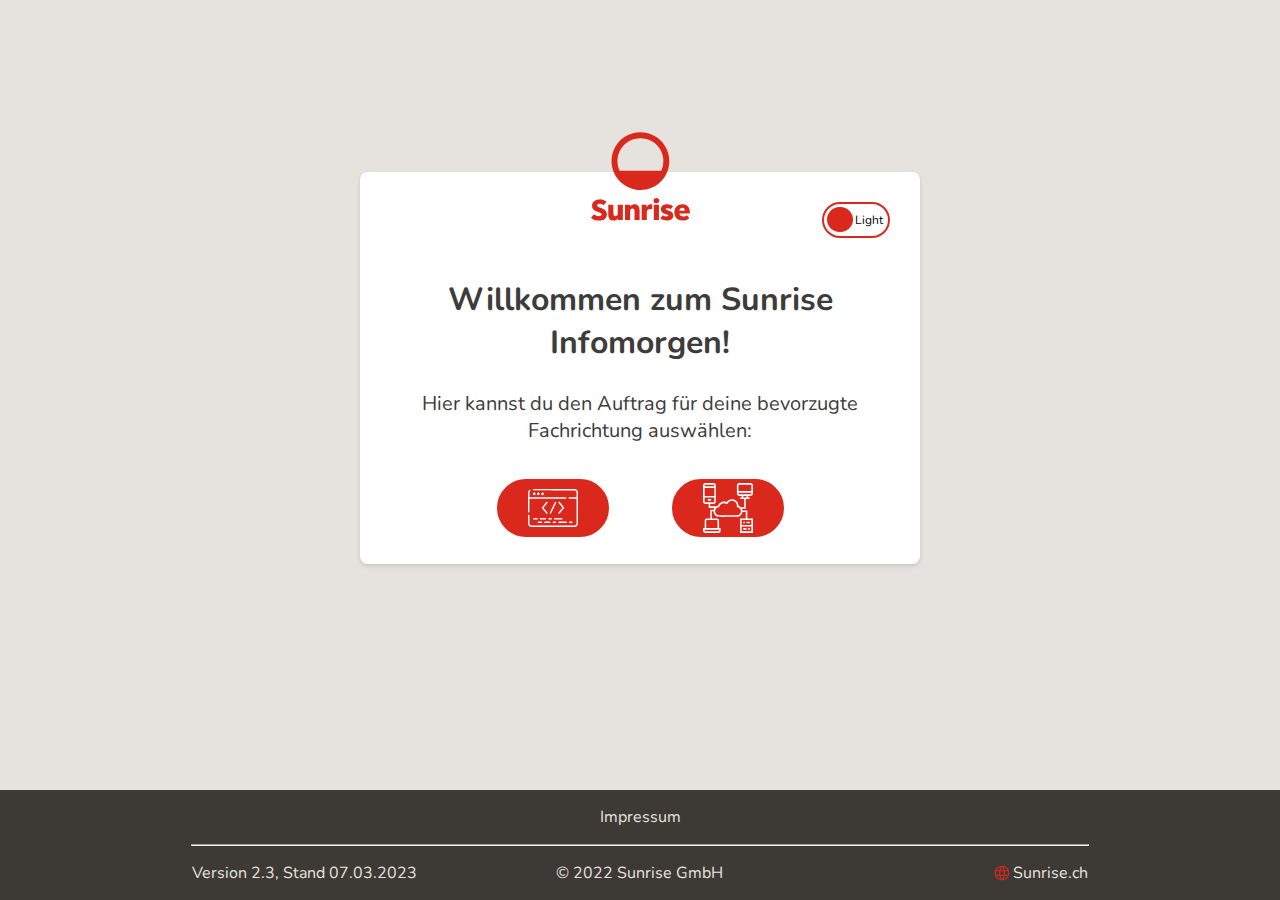
<file: index.html>
<!DOCTYPE html>
<html lang="en">
	<head>
		<meta charset="utf-8">
		<title>Sunrise Infomorgen</title>
		<link href="css/01-index.css" rel="stylesheet"/>
		<link href="css/02-footer.css" rel="stylesheet"/>
		<link href="css/06-dark_mode.css" rel="stylesheet"/>
		<link rel="icon" type="image/x-icon" href="https://www.sunrise.ch/etc.clientlibs/sunrise/clientlibs/react/resources/dist/img/root/favicon.ico">
	</head>
	<body>
		<div id="master_container">
			<a href="https://www.sunrise.ch/de/lernende/young-talents/informatiker.html" target="_blank"><svg class="logo"xmlns="http://www.w3.org/2000/svg" width="99" height="89" viewBox="0 0 99 89" fill="none"><g clip-path="url(#clip0_915_12851)"> <path class="logo_inner" d="M49.4149 0.247231C43.6992 0.246742 38.1118 1.94122 33.3592 5.11636C28.6066 8.2915 24.9023 12.8047 22.7148 18.0852C20.5273 23.3657 19.9548 29.1763 21.0697 34.7821C22.1847 40.388 24.937 45.5373 28.9786 49.5789C33.0201 53.6204 38.1695 56.3727 43.7753 57.4877C49.3812 58.6026 55.1918 58.0302 60.4722 55.8426C65.7527 53.6551 70.2659 49.9508 73.4411 45.1982C76.6162 40.4456 78.3107 34.8582 78.3102 29.1426C78.3023 21.4814 75.2555 14.1364 69.8383 8.71915C64.4211 3.30193 57.076 0.255084 49.4149 0.247231ZM49.4149 6.18056C53.2703 6.17855 57.0641 7.14788 60.446 8.99905C63.828 10.8502 66.689 13.5236 68.7651 16.7723C70.8411 20.021 72.0653 23.7404 72.3245 27.5871C72.5838 31.4338 71.8697 35.2839 70.2483 38.7818H28.579C26.9575 35.2837 26.2434 31.4334 26.5028 27.5865C26.7621 23.7396 27.9865 20.0201 30.0628 16.7713C32.1392 13.5225 35.0006 10.8492 38.3829 8.99816C41.7651 7.14716 45.5592 6.17814 49.4149 6.18056Z" fill="#DA291C"/> <path class="logo_inner" d="M7.78997 88.5773C4.79117 88.5773 1.77258 87.4994 0 85.6403L3.026 82.1965C4.32876 83.4337 6.05274 84.13 7.8493 84.1446C9.55513 84.1446 10.6058 83.5018 10.6058 82.414C10.6058 81.3633 9.93833 80.9307 7.70097 80.152C4.17311 78.9307 1.02597 77.8503 1.02597 73.7563C1.02597 69.8923 4.0223 67.3755 8.84561 67.3755C11.2948 67.3473 13.6663 68.2342 15.4959 69.8626L12.5292 73.3064C11.5049 72.3486 10.1564 71.8134 8.75414 71.8082C7.15708 71.8082 6.21022 72.4362 6.21022 73.4572C6.21022 74.9999 8.78133 75.3212 11.3203 76.4387C14.1559 77.6748 15.884 79.1112 15.884 82.2336C15.8766 86.1891 12.9001 88.5773 7.78997 88.5773ZM22.3761 88.5773C18.915 88.5773 17.2833 86.2608 17.2833 82.1668V72.6414H22.3983V81.5092C22.3983 83.3057 23.0971 84.2048 24.4948 84.2064C25.805 84.2064 26.742 83.3461 26.742 81.2694V72.6414H31.8645V88.0977H26.8483L26.789 86.2114C26.0745 87.5513 24.6233 88.5773 22.3785 88.5773H22.3761ZM34.0276 72.6414H39.0314L39.0908 74.587C39.8497 73.21 41.3454 72.1617 43.4345 72.1617C46.8461 72.1617 48.6261 74.3867 48.6261 78.6909V88.0853H43.4963V79.2595C43.4963 77.4465 42.8073 76.5401 41.4295 76.5401C39.961 76.5401 39.1526 77.5463 39.1526 79.4746V88.1026H34.0301L34.0276 72.6414ZM50.6855 72.6414H55.6571L55.6868 75.4251C56.2554 73.7267 57.5162 72.3397 59.6102 72.3397C60.1378 72.3304 60.6638 72.4013 61.1702 72.5499V77.2224C60.5432 77.0589 59.8995 76.9685 59.2517 76.9529C56.7399 76.9529 55.8079 78.2929 55.8079 81.0271V88.0977H50.688L50.6855 72.6414ZM65.3952 71.3731C63.7067 71.3731 62.4903 70.137 62.4903 68.6537C62.4903 67.1703 63.6597 65.8971 65.3952 65.8971C67.0812 65.8971 68.2704 67.0838 68.2704 68.6537C68.2611 69.0213 68.1793 69.3835 68.0296 69.7194C67.8799 70.0553 67.6653 70.3583 67.3981 70.6111C67.1309 70.8638 66.8164 71.0612 66.4727 71.192C66.129 71.3227 65.7628 71.3843 65.3952 71.3731ZM62.8191 72.6315H67.9416V88.0878H62.8191V72.6315ZM76.001 88.5674C73.3558 88.5674 71.0739 87.8257 69.326 86.3202L71.8724 83.1755C72.9252 84.0229 74.2295 84.4968 75.5807 84.5229C76.7575 84.5229 77.3484 84.2138 77.3484 83.5933C77.3484 82.9728 76.4707 82.7157 75.0715 82.2756C73.3409 81.7342 72.0084 81.2521 71.0714 80.3151C70.2531 79.4968 69.8897 78.4807 69.8897 77.1235C69.8897 74.0876 72.2828 72.1519 76.2705 72.1519C78.4955 72.1519 80.5672 72.8391 82.0505 74.1568L79.5956 77.1532C78.891 76.5747 77.5635 76.1643 76.5696 76.1643C75.3335 76.1643 74.713 76.456 74.713 77.0345C74.713 77.613 75.4547 77.8998 77.2272 78.3819C80.2953 79.2125 82.2904 80.5797 82.2904 83.5735C82.2904 86.7627 79.7811 88.5773 76.001 88.5773V88.5674ZM91.8232 88.5674C85.7416 88.5674 83.3163 84.5006 83.3163 80.3596C83.3163 75.1976 86.906 72.1519 91.4054 72.1519C95.5242 72.1519 98.8221 74.6241 98.8221 79.88C98.8432 80.4521 98.8026 81.0249 98.701 81.5883H88.3671C88.6464 83.4697 89.979 84.555 92.1422 84.555C93.5387 84.5923 94.8978 84.1005 95.9469 83.178L98.3425 86.2336C96.5477 87.8801 94.5699 88.5773 91.8158 88.5773L91.8232 88.5674ZM93.7714 78.6513C93.7367 77.0963 93.0519 75.8058 91.2546 75.8058C89.6774 75.8058 88.7091 76.7543 88.3498 78.6513H93.7714Z" fill="#DA291C"/> </g> <defs> <clipPath id="clip0_915_12851"> <rect width="98.8888" height="89" fill="white"/> </clipPath></defs></svg></a>
			<div id="container">
				<div class="wrapper-color-switch">
					<div></div>
					<input type="checkbox" id="input-color-switch">
					<label for="input-color-switch" class="color-switch">
						<div class="color-switch-toggle"></div>
					</label>
				</div>
				<h2 id="title">Willkommen zum Sunrise Infomorgen!</h2>
				<p id="text">Hier kannst du den Auftrag für deine bevorzugte Fachrichtung auswählen:</p>
				<div id="master_button_container">
					<div></div>
					<div class="button_container">
							<a class="button" href="pages/application-development/index.html">
								<svg class="button_icon" xmlns="http://www.w3.org/2000/svg" version="1.0" width="512.000000pt" height="512.000000pt" viewBox="0 0 512.000000 512.000000" preserveAspectRatio="xMidYMid meet"> <g transform="translate(0.000000,512.000000) scale(0.100000,-0.100000)" fill="#000000" stroke="none"> <path class="button_icon_inner" d="M511 4484 c-12 -15 -21 -33 -21 -40 0 -26 23 -62 47 -73 17 -8 608 -11 2130 -11 1549 0 2116 -3 2144 -11 55 -17 108 -65 135 -123 23 -49 24 -59 24 -308 l0 -258 -385 0 -386 0 -24 -25 c-30 -30 -32 -64 -4 -99 l20 -26 390 0 389 0 0 -1282 0 -1283 -24 -51 c-27 -58 -80 -106 -135 -123 -55 -16 -4447 -16 -4502 0 -55 17 -108 65 -135 123 l-24 51 0 443 0 443 -25 24 c-31 32 -69 32 -101 0 l-25 -25 3 -462 c3 -458 3 -464 26 -520 33 -81 108 -160 190 -200 l67 -33 2275 0 2275 0 67 33 c82 40 157 119 190 200 l23 57 0 1655 0 1655 -23 57 c-33 81 -108 160 -190 200 l-67 33 -2151 3 -2152 2 -21 -26z"/> <path class="button_icon_inner" d="M104 4387 c-32 -34 -60 -76 -75 -113 l-24 -59 -3 -1031 c-2 -998 -2 -1032 17 -1055 26 -32 86 -32 112 0 18 22 19 54 19 702 l0 679 1875 0 c1862 0 1875 0 1895 20 33 33 30 75 -6 108 l-25 22 -1870 0 -1869 0 0 258 c0 287 4 304 75 384 42 45 45 79 10 113 -39 40 -71 33 -131 -28z"/> <path class="button_icon_inner" d="M573 4134 c-51 -25 -76 -75 -70 -137 4 -42 10 -56 40 -83 48 -44 94 -52 149 -25 53 25 78 65 78 123 0 104 -104 168 -197 122z"/> <path class="button_icon_inner" d="M1000 4132 c-100 -50 -96 -198 7 -244 167 -74 273 164 111 248 -36 19 -76 18 -118 -4z"/> <path class="button_icon_inner" d="M1431 4133 c-124 -65 -93 -242 45 -259 73 -9 141 46 150 122 13 104 -103 186 -195 137z"/> <path class="button_icon_inner" d="M1904 3192 c-7 -4 -118 -135 -248 -292 -208 -252 -235 -289 -235 -320 0 -31 25 -66 215 -295 263 -319 269 -325 300 -325 57 0 97 56 73 102 -7 12 -103 132 -213 266 -111 133 -201 247 -201 252 0 5 90 118 200 251 110 133 206 252 213 265 16 30 6 70 -21 89 -23 16 -64 20 -83 7z"/> <path class="button_icon_inner" d="M2772 3183 c-27 -23 -542 -1118 -542 -1153 0 -56 75 -90 118 -52 26 22 542 1120 542 1153 0 56 -75 88 -118 52z"/> <path class="button_icon_inner" d="M3130 3180 c-12 -12 -20 -33 -20 -53 0 -28 31 -70 210 -287 116 -140 210 -257 210 -260 0 -3 -94 -119 -210 -259 -180 -219 -210 -259 -210 -288 0 -63 71 -96 118 -55 34 29 455 545 470 575 10 21 12 35 4 50 -11 25 -455 566 -480 585 -24 18 -69 15 -92 -8z"/> <path class="button_icon_inner" d="M551 1513 c-11 -10 -24 -32 -27 -50 -5 -26 -1 -37 19 -57 l26 -26 196 0 c182 0 196 1 215 20 33 33 30 75 -6 108 -24 21 -32 22 -213 22 -165 0 -191 -2 -210 -17z"/> <path class="button_icon_inner" d="M1215 1505 c-14 -13 -25 -36 -25 -50 0 -14 11 -37 25 -50 l24 -25 296 0 c282 0 296 1 315 20 30 30 27 83 -6 109 -26 20 -38 21 -316 21 l-289 0 -24 -25z"/> <path class="button_icon_inner" d="M2123 1518 c-48 -23 -51 -103 -4 -127 11 -6 78 -11 154 -11 127 0 135 1 155 23 31 33 29 80 -4 106 -24 19 -40 21 -153 20 -69 0 -136 -5 -148 -11z"/> <path class="button_icon_inner" d="M2703 1518 c-48 -23 -51 -103 -4 -127 13 -7 153 -11 406 -11 l386 0 24 25 c14 13 25 36 25 50 0 14 -11 37 -25 50 l-24 25 -383 -1 c-246 0 -391 -4 -405 -11z"/> <path class="button_icon_inner" d="M1035 1163 c-52 -13 -72 -74 -39 -121 15 -22 20 -22 219 -22 l204 0 20 26 c36 46 22 93 -33 114 -27 10 -331 12 -371 3z"/> <path class="button_icon_inner" d="M1704 1163 c-53 -11 -75 -83 -39 -123 17 -19 30 -20 305 -20 275 0 288 1 305 20 25 28 23 76 -4 103 -21 21 -28 22 -284 23 -144 1 -272 0 -283 -3z"/> <path class="button_icon_inner" d="M2565 1163 c-36 -9 -55 -34 -55 -73 0 -64 16 -70 183 -70 134 0 149 2 167 20 25 25 26 71 1 101 -18 23 -26 24 -148 26 -70 1 -137 -1 -148 -4z"/> <path class="button_icon_inner" d="M3144 1160 c-26 -10 -54 -48 -54 -71 0 -9 9 -28 21 -43 l20 -26 408 0 c396 0 408 1 426 20 25 28 23 76 -4 103 -21 22 -25 22 -409 24 -213 1 -397 -2 -408 -7z"/> <path class="button_icon_inner" d="M4224 1156 c-48 -22 -60 -75 -24 -114 20 -21 29 -22 169 -22 136 0 149 2 166 20 25 28 23 76 -4 103 -20 20 -33 22 -149 25 -92 2 -135 -2 -158 -12z"/> </g> </svg>
							</a>
							<a class="button_text">Applikationsentwickler</a>
					</div>
					<div class="button_container">
						<a class="button" href="pages/platform-development/index.html">
							<svg class="button_icon" xmlns="http://www.w3.org/2000/svg" version="1.0" width="512.000000pt" height="512.000000pt" viewBox="0 0 512.000000 512.000000" preserveAspectRatio="xMidYMid meet"> <g transform="translate(0.000000,512.000000) scale(0.100000,-0.100000)" fill="#000000" stroke="none"> <path class="button_icon_inner" class="button_icon_inner" d="M161 5103 c-24 -9 -63 -35 -86 -58 -79 -79 -76 -29 -73 -1016 3 -835 4 -876 22 -912 26 -52 72 -96 126 -121 39 -18 69 -21 238 -24 l192 -4 0 -204 0 -204 298 0 297 0 -40 -85 -40 -85 -177 0 -178 0 0 -450 0 -450 -159 0 c-87 0 -183 -5 -212 -10 -66 -12 -124 -51 -164 -110 l-30 -45 -3 -412 -3 -413 -84 0 -85 0 0 -143 c0 -172 13 -220 75 -282 78 -78 49 -76 851 -73 788 3 740 -1 814 71 63 61 74 103 75 272 l0 150 -82 3 -83 3 0 392 c-1 293 -4 401 -14 428 -21 59 -64 107 -124 136 l-57 28 -272 3 -273 3 0 370 0 369 80 0 79 0 6 -37 c16 -105 30 -155 63 -223 50 -102 150 -203 252 -254 141 -69 110 -67 1203 -64 962 3 983 4 1042 24 132 46 234 120 305 222 28 41 80 148 80 165 0 6 5 29 11 50 l10 37 167 -2 167 -3 3 -328 2 -327 -290 0 -290 0 0 -745 0 -745 660 0 660 0 0 745 0 745 -290 0 -290 0 0 410 0 410 -250 0 -250 0 -5 28 c-4 15 -15 51 -26 80 -10 30 -19 56 -19 58 0 2 88 4 195 4 l195 0 0 495 0 495 205 0 205 0 0 80 0 79 -82 3 -83 3 0 80 0 80 160 5 c147 5 164 7 205 30 52 29 105 95 120 148 6 23 10 207 10 483 0 506 -1 510 -75 584 -77 78 -59 76 -771 73 -623 -3 -629 -3 -669 -25 -52 -28 -89 -68 -114 -123 -20 -43 -21 -64 -21 -510 0 -446 1 -467 21 -510 27 -60 64 -98 124 -126 45 -22 63 -24 198 -24 l147 0 0 -85 0 -85 -80 0 -80 0 0 -80 0 -80 205 0 205 0 0 -415 0 -415 -164 0 -165 0 -75 54 c-41 29 -97 61 -124 71 l-49 18 -6 81 c-21 313 -275 569 -597 602 -129 13 -310 -34 -418 -108 -62 -43 -148 -123 -172 -164 l-20 -32 -73 26 c-63 23 -87 26 -197 26 -111 0 -134 -3 -205 -28 -94 -32 -169 -76 -244 -143 -53 -46 -134 -159 -160 -221 -8 -18 -18 -32 -23 -32 -5 0 -43 -13 -85 -30 l-75 -30 -309 0 -309 0 0 119 0 119 198 4 c196 3 197 3 250 32 57 32 98 79 118 135 10 28 13 225 14 912 l0 875 -27 55 c-31 60 -92 112 -151 129 -23 6 -205 10 -487 9 -381 0 -457 -3 -494 -16z m959 -163 c22 -12 40 -61 40 -111 l0 -39 -495 0 -495 0 0 57 c0 44 5 62 22 80 l21 23 444 0 c271 0 451 -4 463 -10z m3807 -12 l23 -21 0 -309 0 -308 -657 2 -658 3 -3 275 c-3 299 -1 331 29 361 18 18 38 19 631 19 l612 0 23 -22z m-3767 -718 l0 -410 -495 0 -495 0 0 410 0 410 495 0 495 0 0 -410z m3790 -136 c0 -68 -10 -89 -51 -103 -45 -16 -1163 -15 -1209 0 -38 14 -60 57 -60 119 l0 40 660 0 660 0 0 -56z m-490 -359 l0 -85 -165 0 -165 0 0 85 0 85 165 0 165 0 0 -85z m-3302 -306 l-3 -221 -28 -24 -28 -24 -438 0 c-428 0 -439 0 -465 21 l-26 20 0 225 0 224 496 0 495 0 -3 -221z m1943 -125 c198 -58 336 -218 364 -421 3 -27 2 -85 -4 -128 -6 -43 -10 -79 -8 -81 1 -2 36 -10 77 -18 41 -9 98 -27 127 -41 69 -34 161 -135 192 -212 88 -218 -27 -466 -251 -542 -61 -21 -72 -21 -1038 -21 -966 0 -977 0 -1038 21 -212 71 -328 298 -263 510 48 152 179 263 342 287 l50 7 33 82 c41 101 87 163 168 225 157 119 340 133 528 40 52 -26 97 -48 100 -50 4 -1 24 33 46 75 67 133 198 241 330 272 63 15 186 12 245 -5z m-1644 -1988 l28 -24 3 -386 3 -386 -581 0 -580 0 0 376 c0 383 2 402 39 431 12 9 143 12 538 13 l522 0 28 -24z m3493 -221 l0 -245 -495 0 -495 0 0 245 0 245 495 0 495 0 0 -245z m0 -660 l0 -245 -495 0 -495 0 0 245 0 245 495 0 495 0 0 -245z m-3300 -139 c0 -39 -6 -60 -21 -80 l-20 -26 -697 0 -696 0 -23 22 c-19 18 -23 32 -23 80 l0 58 740 0 740 0 0 -54z"/> <path class="button_icon_inner" class="button_icon_inner" d="M500 3385 l0 -85 163 2 162 3 3 83 3 82 -166 0 -165 0 0 -85z"/> <path class="button_icon_inner" class="button_icon_inner" d="M4130 1075 l0 -85 80 0 80 0 0 85 0 85 -80 0 -80 0 0 -85z"/> <path class="button_icon_inner" class="button_icon_inner" d="M4460 1075 l0 -85 165 0 165 0 0 85 0 85 -165 0 -165 0 0 -85z"/> <path class="button_icon_inner" class="button_icon_inner" d="M4130 415 l0 -85 165 0 165 0 0 85 0 85 -165 0 -165 0 0 -85z"/> <path class="button_icon_inner" class="button_icon_inner" d="M4627 493 c-4 -3 -7 -42 -7 -85 l0 -78 85 0 85 0 0 85 0 85 -78 0 c-43 0 -82 -3 -85 -7z"/> </g> </svg>
						</a>
						<a class="button_text">Plattformentwickler</a>
					</div>
					<div></div>
				</div>
			</div>
		</div>
	</body>
	<script type=module src=js/01-footer.js></script>
	<script type=module src=js/02-dark_mode-switch.js></script>
	<custom-footer></custom-footer>
</html>
</file>
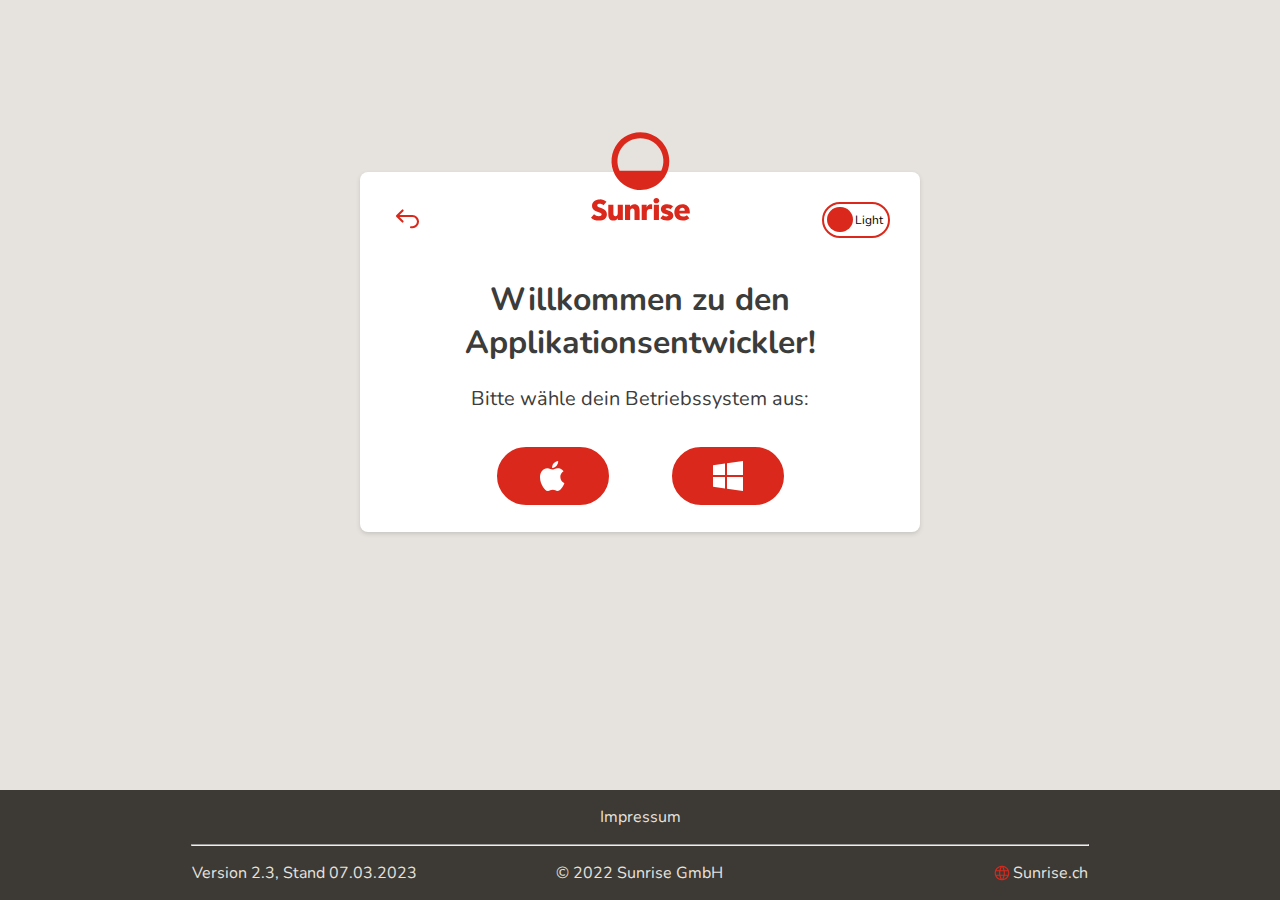
<file: pages/application-development/index.html>
<!DOCTYPE html>
<html lang="en">
	<head>
		<meta charset="utf-8">
		<title>Applikationsentwickler</title>
		<link href="../../css/04-application_dev.css" rel="stylesheet"/>
		<link href="../../css/02-footer.css" rel="stylesheet"/>
		<link href="../../css/06-dark_mode.css" rel="stylesheet"/>
		<link rel="icon" type="image/x-icon" href="https://www.sunrise.ch/etc.clientlibs/sunrise/clientlibs/react/resources/dist/img/root/favicon.ico">
	</head>
	<body>
		<div id="master_container">
			<a href="../../index.html"><svg class="logo"xmlns="http://www.w3.org/2000/svg" width="99" height="89" viewBox="0 0 99 89" fill="none"><g clip-path="url(#clip0_915_12851)"> <path class="logo_inner" d="M49.4149 0.247231C43.6992 0.246742 38.1118 1.94122 33.3592 5.11636C28.6066 8.2915 24.9023 12.8047 22.7148 18.0852C20.5273 23.3657 19.9548 29.1763 21.0697 34.7821C22.1847 40.388 24.937 45.5373 28.9786 49.5789C33.0201 53.6204 38.1695 56.3727 43.7753 57.4877C49.3812 58.6026 55.1918 58.0302 60.4722 55.8426C65.7527 53.6551 70.2659 49.9508 73.4411 45.1982C76.6162 40.4456 78.3107 34.8582 78.3102 29.1426C78.3023 21.4814 75.2555 14.1364 69.8383 8.71915C64.4211 3.30193 57.076 0.255084 49.4149 0.247231ZM49.4149 6.18056C53.2703 6.17855 57.0641 7.14788 60.446 8.99905C63.828 10.8502 66.689 13.5236 68.7651 16.7723C70.8411 20.021 72.0653 23.7404 72.3245 27.5871C72.5838 31.4338 71.8697 35.2839 70.2483 38.7818H28.579C26.9575 35.2837 26.2434 31.4334 26.5028 27.5865C26.7621 23.7396 27.9865 20.0201 30.0628 16.7713C32.1392 13.5225 35.0006 10.8492 38.3829 8.99816C41.7651 7.14716 45.5592 6.17814 49.4149 6.18056Z" fill="#DA291C"/> <path class="logo_inner" d="M7.78997 88.5773C4.79117 88.5773 1.77258 87.4994 0 85.6403L3.026 82.1965C4.32876 83.4337 6.05274 84.13 7.8493 84.1446C9.55513 84.1446 10.6058 83.5018 10.6058 82.414C10.6058 81.3633 9.93833 80.9307 7.70097 80.152C4.17311 78.9307 1.02597 77.8503 1.02597 73.7563C1.02597 69.8923 4.0223 67.3755 8.84561 67.3755C11.2948 67.3473 13.6663 68.2342 15.4959 69.8626L12.5292 73.3064C11.5049 72.3486 10.1564 71.8134 8.75414 71.8082C7.15708 71.8082 6.21022 72.4362 6.21022 73.4572C6.21022 74.9999 8.78133 75.3212 11.3203 76.4387C14.1559 77.6748 15.884 79.1112 15.884 82.2336C15.8766 86.1891 12.9001 88.5773 7.78997 88.5773ZM22.3761 88.5773C18.915 88.5773 17.2833 86.2608 17.2833 82.1668V72.6414H22.3983V81.5092C22.3983 83.3057 23.0971 84.2048 24.4948 84.2064C25.805 84.2064 26.742 83.3461 26.742 81.2694V72.6414H31.8645V88.0977H26.8483L26.789 86.2114C26.0745 87.5513 24.6233 88.5773 22.3785 88.5773H22.3761ZM34.0276 72.6414H39.0314L39.0908 74.587C39.8497 73.21 41.3454 72.1617 43.4345 72.1617C46.8461 72.1617 48.6261 74.3867 48.6261 78.6909V88.0853H43.4963V79.2595C43.4963 77.4465 42.8073 76.5401 41.4295 76.5401C39.961 76.5401 39.1526 77.5463 39.1526 79.4746V88.1026H34.0301L34.0276 72.6414ZM50.6855 72.6414H55.6571L55.6868 75.4251C56.2554 73.7267 57.5162 72.3397 59.6102 72.3397C60.1378 72.3304 60.6638 72.4013 61.1702 72.5499V77.2224C60.5432 77.0589 59.8995 76.9685 59.2517 76.9529C56.7399 76.9529 55.8079 78.2929 55.8079 81.0271V88.0977H50.688L50.6855 72.6414ZM65.3952 71.3731C63.7067 71.3731 62.4903 70.137 62.4903 68.6537C62.4903 67.1703 63.6597 65.8971 65.3952 65.8971C67.0812 65.8971 68.2704 67.0838 68.2704 68.6537C68.2611 69.0213 68.1793 69.3835 68.0296 69.7194C67.8799 70.0553 67.6653 70.3583 67.3981 70.6111C67.1309 70.8638 66.8164 71.0612 66.4727 71.192C66.129 71.3227 65.7628 71.3843 65.3952 71.3731ZM62.8191 72.6315H67.9416V88.0878H62.8191V72.6315ZM76.001 88.5674C73.3558 88.5674 71.0739 87.8257 69.326 86.3202L71.8724 83.1755C72.9252 84.0229 74.2295 84.4968 75.5807 84.5229C76.7575 84.5229 77.3484 84.2138 77.3484 83.5933C77.3484 82.9728 76.4707 82.7157 75.0715 82.2756C73.3409 81.7342 72.0084 81.2521 71.0714 80.3151C70.2531 79.4968 69.8897 78.4807 69.8897 77.1235C69.8897 74.0876 72.2828 72.1519 76.2705 72.1519C78.4955 72.1519 80.5672 72.8391 82.0505 74.1568L79.5956 77.1532C78.891 76.5747 77.5635 76.1643 76.5696 76.1643C75.3335 76.1643 74.713 76.456 74.713 77.0345C74.713 77.613 75.4547 77.8998 77.2272 78.3819C80.2953 79.2125 82.2904 80.5797 82.2904 83.5735C82.2904 86.7627 79.7811 88.5773 76.001 88.5773V88.5674ZM91.8232 88.5674C85.7416 88.5674 83.3163 84.5006 83.3163 80.3596C83.3163 75.1976 86.906 72.1519 91.4054 72.1519C95.5242 72.1519 98.8221 74.6241 98.8221 79.88C98.8432 80.4521 98.8026 81.0249 98.701 81.5883H88.3671C88.6464 83.4697 89.979 84.555 92.1422 84.555C93.5387 84.5923 94.8978 84.1005 95.9469 83.178L98.3425 86.2336C96.5477 87.8801 94.5699 88.5773 91.8158 88.5773L91.8232 88.5674ZM93.7714 78.6513C93.7367 77.0963 93.0519 75.8058 91.2546 75.8058C89.6774 75.8058 88.7091 76.7543 88.3498 78.6513H93.7714Z" fill="#DA291C"/> </g> <defs> <clipPath id="clip0_915_12851"> <rect width="98.8888" height="89" fill="white"/> </clipPath></defs></svg></a>
			<div id="container">
				<div class="wrapper-color-switch">
					<a href="../../index.html">
						<svg class="back_button" xmlns="http://www.w3.org/2000/svg" fill="none" viewBox="0 0 24 25"><path class="back_button_inner" fill="#3D3935" fill-rule="evenodd" d="M9.53 5.468a.75.75 0 0 1 0 1.06l-2.72 2.72H16a4.75 4.75 0 1 1 0 9.5h-1a.75.75 0 1 1 0-1.5h1a3.25 3.25 0 1 0 0-6.5H6.81l2.72 2.72a.75.75 0 0 1-1.06 1.06l-4-4a.75.75 0 0 1 0-1.06l4-4a.75.75 0 0 1 1.06 0z" clip-rule="evenodd" style="fill: #da291c;"/></svg>
					</a>
					<input type="checkbox" id="input-color-switch">
					<label for="input-color-switch" class="color-switch">
						<div class="color-switch-toggle"></div>
					</label>
				</div>
				<h1 id="title">Willkommen zu den Applikationsentwickler!</h1>
				<p id="text">Bitte wähle dein Betriebssystem aus:</p>
				<div class="master_button_container">
					<div></div>
					<div class="button_container">
						<a class="button_os" href="../../pages/application-development/mac.html">
							<svg class="button_icon" viewBox="0 0 256 315" version="1.1" xmlns="http://www.w3.org/2000/svg" xmlns:xlink="http://www.w3.org/1999/xlink" preserveAspectRatio="xMidYMid">
								<path class="button_icon_inner" d="M213.803394,167.030943 C214.2452,214.609646 255.542482,230.442639 256,230.644727 C255.650812,231.761357 249.401383,253.208293 234.24263,275.361446 C221.138555,294.513969 207.538253,313.596333 186.113759,313.991545 C165.062051,314.379442 158.292752,301.507828 134.22469,301.507828 C110.163898,301.507828 102.642899,313.596301 82.7151126,314.379442 C62.0350407,315.16201 46.2873831,293.668525 33.0744079,274.586162 C6.07529317,235.552544 -14.5576169,164.286328 13.147166,116.18047 C26.9103111,92.2909053 51.5060917,77.1630356 78.2026125,76.7751096 C98.5099145,76.3877456 117.677594,90.4371851 130.091705,90.4371851 C142.497945,90.4371851 165.790755,73.5415029 190.277627,76.0228474 C200.528668,76.4495055 229.303509,80.1636878 247.780625,107.209389 C246.291825,108.132333 213.44635,127.253405 213.803394,167.030988 M174.239142,50.1987033 C185.218331,36.9088319 192.607958,18.4081019 190.591988,0 C174.766312,0.636050225 155.629514,10.5457909 144.278109,23.8283506 C134.10507,35.5906758 125.195775,54.4170275 127.599657,72.4607932 C145.239231,73.8255433 163.259413,63.4970262 174.239142,50.1987249" fill="#000000"></path>
							</svg>
						</a>
						<a class="button_text">macOS</a>
					</div>
					<div class="button_container">
						<a class="button_os" href="../../pages/application-development/windows.html">
							<svg class="button_icon" xmlns="http://www.w3.org/2000/svg" shape-rendering="geometricPrecision" text-rendering="geometricPrecision" image-rendering="optimizeQuality" fill-rule="evenodd" clip-rule="evenodd" viewBox="0 0 640 640">
								<path class="button_icon_inner" d="M.2 298.669L0 90.615l256.007-34.76v242.814H.201zM298.658 49.654L639.905-.012v298.681H298.657V49.654zM640 341.331l-.071 298.681L298.669 592V341.332h341.33zM255.983 586.543L.189 551.463v-210.18h255.794v245.26z"/>
							</svg>	
						</a>
						<a class="button_text">Windows</a>
					</div>
					<div></div>
				</div>
			</div>
		</div>
	</body>
	<script type=module src=../../js/01-footer.js></script>
	<script type=module src=../../js/02-dark_mode-switch.js></script>
	<custom-footer></custom-footer>
</html>
</file>
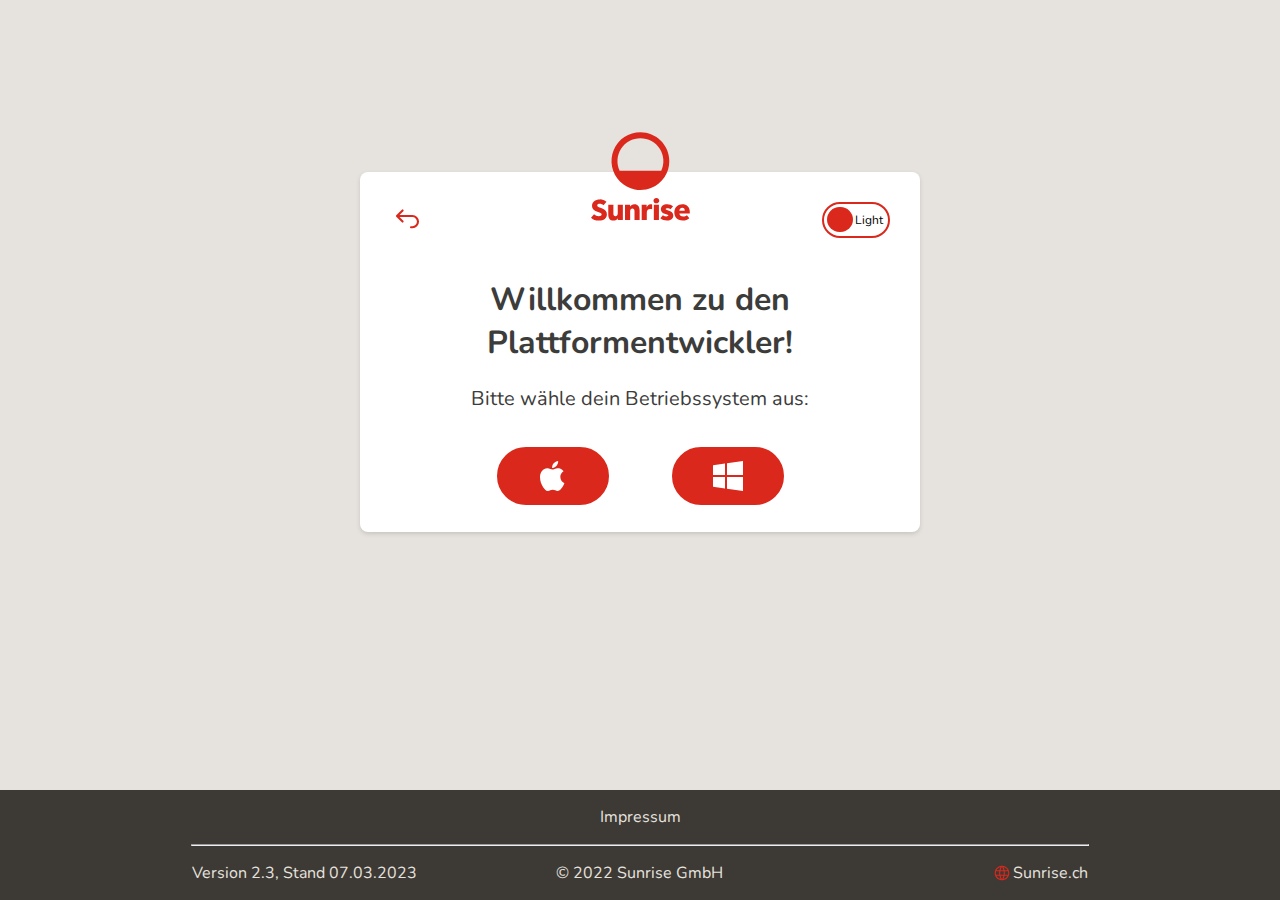
<file: pages/platform-development/index.html>
<!DOCTYPE html>
<html lang="en">
	<head>
		<meta charset="utf-8">
		<title>Plattformentwickler</title>
		<link href="../../css/05-platform_dev.css" rel="stylesheet"/>
		<link href="../../css/02-footer.css" rel="stylesheet"/>
		<link href="../../css/06-dark_mode.css" rel="stylesheet"/>
		<link rel="icon" type="image/x-icon" href="https://www.sunrise.ch/etc.clientlibs/sunrise/clientlibs/react/resources/dist/img/root/favicon.ico">
	</head>
	<body>
		<div id="master_container">
			<a href="../../index.html"><svg class="logo"xmlns="http://www.w3.org/2000/svg" width="99" height="89" viewBox="0 0 99 89" fill="none"><g clip-path="url(#clip0_915_12851)"> <path class="logo_inner" d="M49.4149 0.247231C43.6992 0.246742 38.1118 1.94122 33.3592 5.11636C28.6066 8.2915 24.9023 12.8047 22.7148 18.0852C20.5273 23.3657 19.9548 29.1763 21.0697 34.7821C22.1847 40.388 24.937 45.5373 28.9786 49.5789C33.0201 53.6204 38.1695 56.3727 43.7753 57.4877C49.3812 58.6026 55.1918 58.0302 60.4722 55.8426C65.7527 53.6551 70.2659 49.9508 73.4411 45.1982C76.6162 40.4456 78.3107 34.8582 78.3102 29.1426C78.3023 21.4814 75.2555 14.1364 69.8383 8.71915C64.4211 3.30193 57.076 0.255084 49.4149 0.247231ZM49.4149 6.18056C53.2703 6.17855 57.0641 7.14788 60.446 8.99905C63.828 10.8502 66.689 13.5236 68.7651 16.7723C70.8411 20.021 72.0653 23.7404 72.3245 27.5871C72.5838 31.4338 71.8697 35.2839 70.2483 38.7818H28.579C26.9575 35.2837 26.2434 31.4334 26.5028 27.5865C26.7621 23.7396 27.9865 20.0201 30.0628 16.7713C32.1392 13.5225 35.0006 10.8492 38.3829 8.99816C41.7651 7.14716 45.5592 6.17814 49.4149 6.18056Z" fill="#DA291C"/> <path class="logo_inner" d="M7.78997 88.5773C4.79117 88.5773 1.77258 87.4994 0 85.6403L3.026 82.1965C4.32876 83.4337 6.05274 84.13 7.8493 84.1446C9.55513 84.1446 10.6058 83.5018 10.6058 82.414C10.6058 81.3633 9.93833 80.9307 7.70097 80.152C4.17311 78.9307 1.02597 77.8503 1.02597 73.7563C1.02597 69.8923 4.0223 67.3755 8.84561 67.3755C11.2948 67.3473 13.6663 68.2342 15.4959 69.8626L12.5292 73.3064C11.5049 72.3486 10.1564 71.8134 8.75414 71.8082C7.15708 71.8082 6.21022 72.4362 6.21022 73.4572C6.21022 74.9999 8.78133 75.3212 11.3203 76.4387C14.1559 77.6748 15.884 79.1112 15.884 82.2336C15.8766 86.1891 12.9001 88.5773 7.78997 88.5773ZM22.3761 88.5773C18.915 88.5773 17.2833 86.2608 17.2833 82.1668V72.6414H22.3983V81.5092C22.3983 83.3057 23.0971 84.2048 24.4948 84.2064C25.805 84.2064 26.742 83.3461 26.742 81.2694V72.6414H31.8645V88.0977H26.8483L26.789 86.2114C26.0745 87.5513 24.6233 88.5773 22.3785 88.5773H22.3761ZM34.0276 72.6414H39.0314L39.0908 74.587C39.8497 73.21 41.3454 72.1617 43.4345 72.1617C46.8461 72.1617 48.6261 74.3867 48.6261 78.6909V88.0853H43.4963V79.2595C43.4963 77.4465 42.8073 76.5401 41.4295 76.5401C39.961 76.5401 39.1526 77.5463 39.1526 79.4746V88.1026H34.0301L34.0276 72.6414ZM50.6855 72.6414H55.6571L55.6868 75.4251C56.2554 73.7267 57.5162 72.3397 59.6102 72.3397C60.1378 72.3304 60.6638 72.4013 61.1702 72.5499V77.2224C60.5432 77.0589 59.8995 76.9685 59.2517 76.9529C56.7399 76.9529 55.8079 78.2929 55.8079 81.0271V88.0977H50.688L50.6855 72.6414ZM65.3952 71.3731C63.7067 71.3731 62.4903 70.137 62.4903 68.6537C62.4903 67.1703 63.6597 65.8971 65.3952 65.8971C67.0812 65.8971 68.2704 67.0838 68.2704 68.6537C68.2611 69.0213 68.1793 69.3835 68.0296 69.7194C67.8799 70.0553 67.6653 70.3583 67.3981 70.6111C67.1309 70.8638 66.8164 71.0612 66.4727 71.192C66.129 71.3227 65.7628 71.3843 65.3952 71.3731ZM62.8191 72.6315H67.9416V88.0878H62.8191V72.6315ZM76.001 88.5674C73.3558 88.5674 71.0739 87.8257 69.326 86.3202L71.8724 83.1755C72.9252 84.0229 74.2295 84.4968 75.5807 84.5229C76.7575 84.5229 77.3484 84.2138 77.3484 83.5933C77.3484 82.9728 76.4707 82.7157 75.0715 82.2756C73.3409 81.7342 72.0084 81.2521 71.0714 80.3151C70.2531 79.4968 69.8897 78.4807 69.8897 77.1235C69.8897 74.0876 72.2828 72.1519 76.2705 72.1519C78.4955 72.1519 80.5672 72.8391 82.0505 74.1568L79.5956 77.1532C78.891 76.5747 77.5635 76.1643 76.5696 76.1643C75.3335 76.1643 74.713 76.456 74.713 77.0345C74.713 77.613 75.4547 77.8998 77.2272 78.3819C80.2953 79.2125 82.2904 80.5797 82.2904 83.5735C82.2904 86.7627 79.7811 88.5773 76.001 88.5773V88.5674ZM91.8232 88.5674C85.7416 88.5674 83.3163 84.5006 83.3163 80.3596C83.3163 75.1976 86.906 72.1519 91.4054 72.1519C95.5242 72.1519 98.8221 74.6241 98.8221 79.88C98.8432 80.4521 98.8026 81.0249 98.701 81.5883H88.3671C88.6464 83.4697 89.979 84.555 92.1422 84.555C93.5387 84.5923 94.8978 84.1005 95.9469 83.178L98.3425 86.2336C96.5477 87.8801 94.5699 88.5773 91.8158 88.5773L91.8232 88.5674ZM93.7714 78.6513C93.7367 77.0963 93.0519 75.8058 91.2546 75.8058C89.6774 75.8058 88.7091 76.7543 88.3498 78.6513H93.7714Z" fill="#DA291C"/> </g> <defs> <clipPath id="clip0_915_12851"> <rect width="98.8888" height="89" fill="white"/> </clipPath></defs></svg></a>
			<div id="container">
				<div class="wrapper-color-switch">
					<a href="../../index.html"><svg class="back_button" xmlns="http://www.w3.org/2000/svg" fill="none" viewBox="0 0 24 25"><path class="back_button_inner" fill="#3D3935" fill-rule="evenodd" d="M9.53 5.468a.75.75 0 0 1 0 1.06l-2.72 2.72H16a4.75 4.75 0 1 1 0 9.5h-1a.75.75 0 1 1 0-1.5h1a3.25 3.25 0 1 0 0-6.5H6.81l2.72 2.72a.75.75 0 0 1-1.06 1.06l-4-4a.75.75 0 0 1 0-1.06l4-4a.75.75 0 0 1 1.06 0z" clip-rule="evenodd" style="fill: #da291c;"/></svg></a>
					<input type="checkbox" id="input-color-switch">
					<label for="input-color-switch" class="color-switch">
						<div class="color-switch-toggle"></div>
					</label>
				</div>
				<h1 id="title" >Willkommen zu den Plattformentwickler!</h1>
				<p id="text">Bitte wähle dein Betriebssystem aus:</p>
				<div class="master_button_container">
					<div></div>
					<div class="button_container">
						<a class="button_os" href="../platform-development/mac.html">
							<svg class="button_icon" viewBox="0 0 256 315" version="1.1" xmlns="http://www.w3.org/2000/svg" xmlns:xlink="http://www.w3.org/1999/xlink" preserveAspectRatio="xMidYMid">
								<path class="button_icon_inner" d="M213.803394,167.030943 C214.2452,214.609646 255.542482,230.442639 256,230.644727 C255.650812,231.761357 249.401383,253.208293 234.24263,275.361446 C221.138555,294.513969 207.538253,313.596333 186.113759,313.991545 C165.062051,314.379442 158.292752,301.507828 134.22469,301.507828 C110.163898,301.507828 102.642899,313.596301 82.7151126,314.379442 C62.0350407,315.16201 46.2873831,293.668525 33.0744079,274.586162 C6.07529317,235.552544 -14.5576169,164.286328 13.147166,116.18047 C26.9103111,92.2909053 51.5060917,77.1630356 78.2026125,76.7751096 C98.5099145,76.3877456 117.677594,90.4371851 130.091705,90.4371851 C142.497945,90.4371851 165.790755,73.5415029 190.277627,76.0228474 C200.528668,76.4495055 229.303509,80.1636878 247.780625,107.209389 C246.291825,108.132333 213.44635,127.253405 213.803394,167.030988 M174.239142,50.1987033 C185.218331,36.9088319 192.607958,18.4081019 190.591988,0 C174.766312,0.636050225 155.629514,10.5457909 144.278109,23.8283506 C134.10507,35.5906758 125.195775,54.4170275 127.599657,72.4607932 C145.239231,73.8255433 163.259413,63.4970262 174.239142,50.1987249" fill="#000000"></path>
							</svg>
						</a>
						<a class="button_text">macOS</a>
					</div>
					<div class="button_container">
						<a class="button_os" href="../platform-development/windows.html">
							<svg class="button_icon" xmlns="http://www.w3.org/2000/svg" shape-rendering="geometricPrecision" text-rendering="geometricPrecision" image-rendering="optimizeQuality" fill-rule="evenodd" clip-rule="evenodd" viewBox="0 0 640 640">
								<path class="button_icon_inner" d="M.2 298.669L0 90.615l256.007-34.76v242.814H.201zM298.658 49.654L639.905-.012v298.681H298.657V49.654zM640 341.331l-.071 298.681L298.669 592V341.332h341.33zM255.983 586.543L.189 551.463v-210.18h255.794v245.26z"/>
							</svg>	
						</a>
						<a class="button_text">Windows</a>
					</div>
					<div></div>
				</div>
			</div>
		</div>
	</body>
	<script type=module src=../../js/01-footer.js></script>
	<script type=module src=../../js/02-dark_mode-switch.js></script>
	<custom-footer></custom-footer>
</html>
</file>
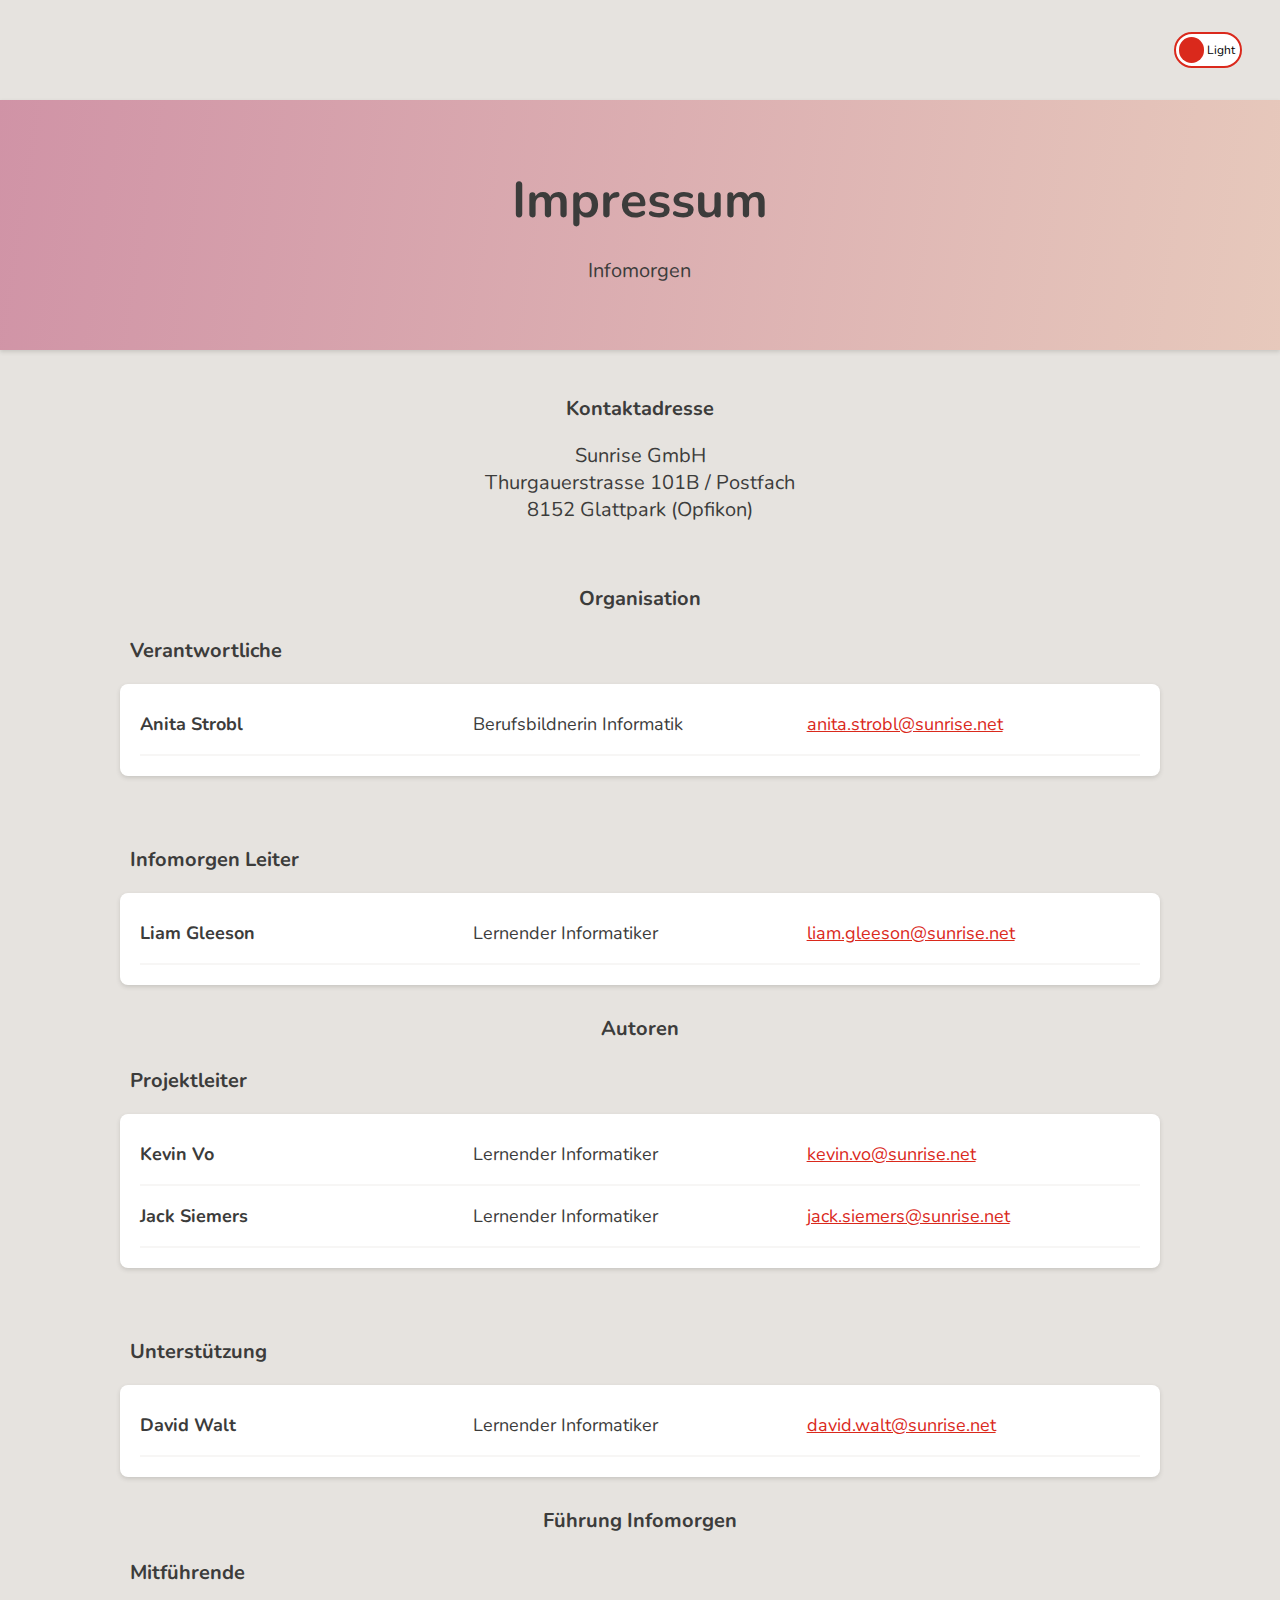
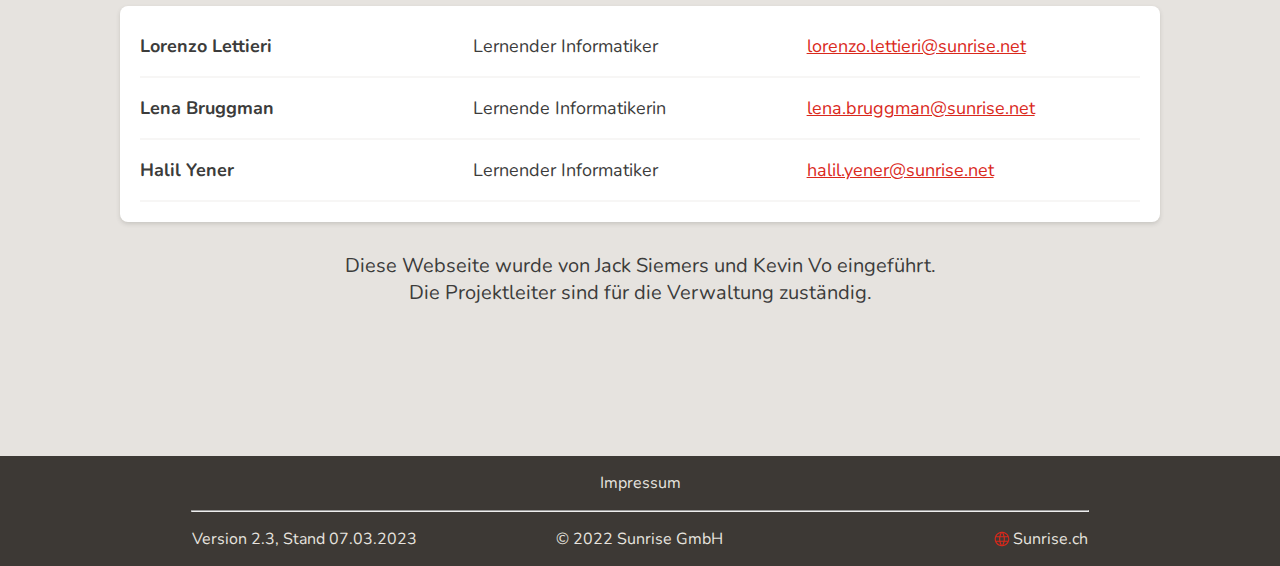
<file: pages/imprint.html>
<!DOCTYPE html>
<html lang="en">
	<head>
		<meta charset="utf-8">
		<title>Impressum</title>
		<link href="../css/03-imprint.css" rel="stylesheet"/>
		<link href="../css/02-footer.css" rel="stylesheet"/>
		<link href="../css/06-dark_mode.css" rel="stylesheet"/>
		<link rel="icon" type="image/x-icon" href="https://www.sunrise.ch/etc.clientlibs/sunrise/clientlibs/react/resources/dist/img/root/favicon.ico">
	</head>
	<body>
		<div id="toggle_container">
			<div></div>
			<div class="wrapper-color-switch">
				<div></div>
				<input type="checkbox" id="input-color-switch">
				<label for="input-color-switch" class="color-switch">
					<div class="color-switch-toggle"></div>
				</label>
			</div>
		</div>
		<div id="top_container">
			<div></div>
			<div>
				<h2 id="title_imprint" style="color: #3c3c3b">Impressum</h2><br>
				<a class="text" style="color: #3c3c3b">Infomorgen</a>
			</div>
			<div></div>
		</div>
		<div id="imprint_container">
			<div id="text">
				<p>
					<b class="text_autor">Kontaktadresse</b>
				</p>
				<p style="font-size: 20px">
					<span class="">Sunrise GmbH</span>
					<br>
					<span class="">Thurgauerstrasse 101B / Postfach</span>
					<br>
					<span class="">8152 Glattpark (Opfikon)</span>
				</p><br>
				<div class="text_autor">
					<p>
						<b>Organisation</b>
					</p>
				</div>
				<div class="author_top">
					<div class="text2">
						<p>
							<b>Verantwortliche</b>
						</p>
					</div>
				</div>		
				<div class="author_mastercontainer">
					<div class="author_container">
						<p>
							<b>Anita Strobl</b>
						</p>
					</div>
					
					<div class="author_container">
						<p>
							Berufsbildnerin Informatik
						</p>
					</div>
					<div class="author_container">
						<p>
							<a href="mailto:anita.strobl@sunrise.net" style="color: #DA291C">anita.strobl@sunrise.net</a>
						</p>
					</div>
				</div>
				<div class="author_top">
					<div class="text2">
						<p>
							<b>Infomorgen Leiter</b>
						</p>
					</div>
				</div>	
				<div class="author_mastercontainer">
					<div class="author_container">
						<p>
							<b>Liam Gleeson</b>
						</p>
					</div>
					<div class="author_container">
						<p>
							Lernender Informatiker
						</p>
					</div>
					<div class="author_container">
						<p>
							<a href="mailto:liam.gleeson@sunrise.net" style="color: #DA291C">liam.gleeson@sunrise.net</a>
						</p>
					</div>
				</div>
				<div class="text_autor">
					<p>
						<b>Autoren</b>
					</p>
				</div>
				<div class="author_top">
					<div class="text2">
						<p>
							<b>Projektleiter</b>
						</p>
					</div>
				</div>
				<div class="author_mastercontainer">
					<div class="author_container">
						<p>
							<b>Kevin Vo</b>
						</p>
					</div>
					<div class="author_container">
						<p>
							Lernender Informatiker
						</p>
					</div>
					<div class="author_container">
						<p>
							<a href="mailto:kevin.vo@sunrise.net" style="color: #DA291C">kevin.vo@sunrise.net</a>
						</p>
					</div>
					<div class="author_container">
						<p>
							<b>Jack Siemers</b>
						</p>
					</div>
					<div class="author_container">
						<p>
							Lernender Informatiker
						</p>
					</div>
					<div class="author_container">
						<p>
							<a href="mailto:jack.siemers@sunrise.net" style="color: #DA291C">jack.siemers@sunrise.net</a>
						</p>
					</div>
				</div>
				<div class="author_top">
					<div class="text2">
						<p>
							<b>Unterstützung</b>
						</p>
					</div>
				</div>
				<div class="author_mastercontainer">
					<div class="author_container">
						<p>
							<b>David Walt</b>
						</p>
					</div>
					<div class="author_container">
						<p>
							Lernender Informatiker
						</p>
					</div>
					<div class="author_container">
						<p>
							<a href="mailto:david.walt@sunrise.net" style="color: #DA291C">david.walt@sunrise.net</a>
						</p>
					</div>
				</div>
				<div class="text_autor">
					<p>
						<b>Führung Infomorgen</b>
					</p>
				</div>
				<div class="author_top">
					<div class="text2">
						<p>
							<b>Mitführende</b>
						</p>
					</div>
				</div>

				<div class="author_mastercontainer">
					<div class="author_container">
						<p>
							<b>Lorenzo Lettieri</b>
						</p>
					</div>
					<div class="author_container">
						<p>
							Lernender Informatiker
						</p>
					</div>
					<div class="author_container">
						<p>
							<a href="mailto:lorenzo.lettieri@sunrise.net" style="color: #DA291C">lorenzo.lettieri@sunrise.net</a>
						</p>
					</div>
					<div class="author_container">
						<p>
							<b>Lena Bruggman</b>
						</p>
					</div>
					<div class="author_container">
						<p>
							Lernende Informatikerin
						</p>
					</div>
					<div class="author_container">
						<p>
							<a href="mailto:lena.bruggman@sunrise.net" style="color: #DA291C">lena.bruggman@sunrise.net</a>
						</p>
					</div>
					<div class="author_container">
						<p>
							<b>Halil Yener</b>
						</p>
					</div>
					<div class="author_container">
						<p>
							Lernender Informatiker
						</p>
					</div>
					<div class="author_container">
						<p>
							<a href="mailto:halil.yener@sunrise.net" style="color: #DA291C">halil.yener@sunrise.net</a>
						</p>
					</div>
				</div>
			</div>	
		</div>
		<div id="description">
			<p>
				Diese Webseite wurde von Jack Siemers und Kevin Vo eingeführt.<br>Die Projektleiter sind für die Verwaltung zuständig.
			</p>
		</div>
	</body>
	<script type=module src=../js/01-footer.js></script>
	<script type=module src=../js/02-dark_mode-switch.js></script>
	<custom-footer></custom-footer>
</html>
</file>
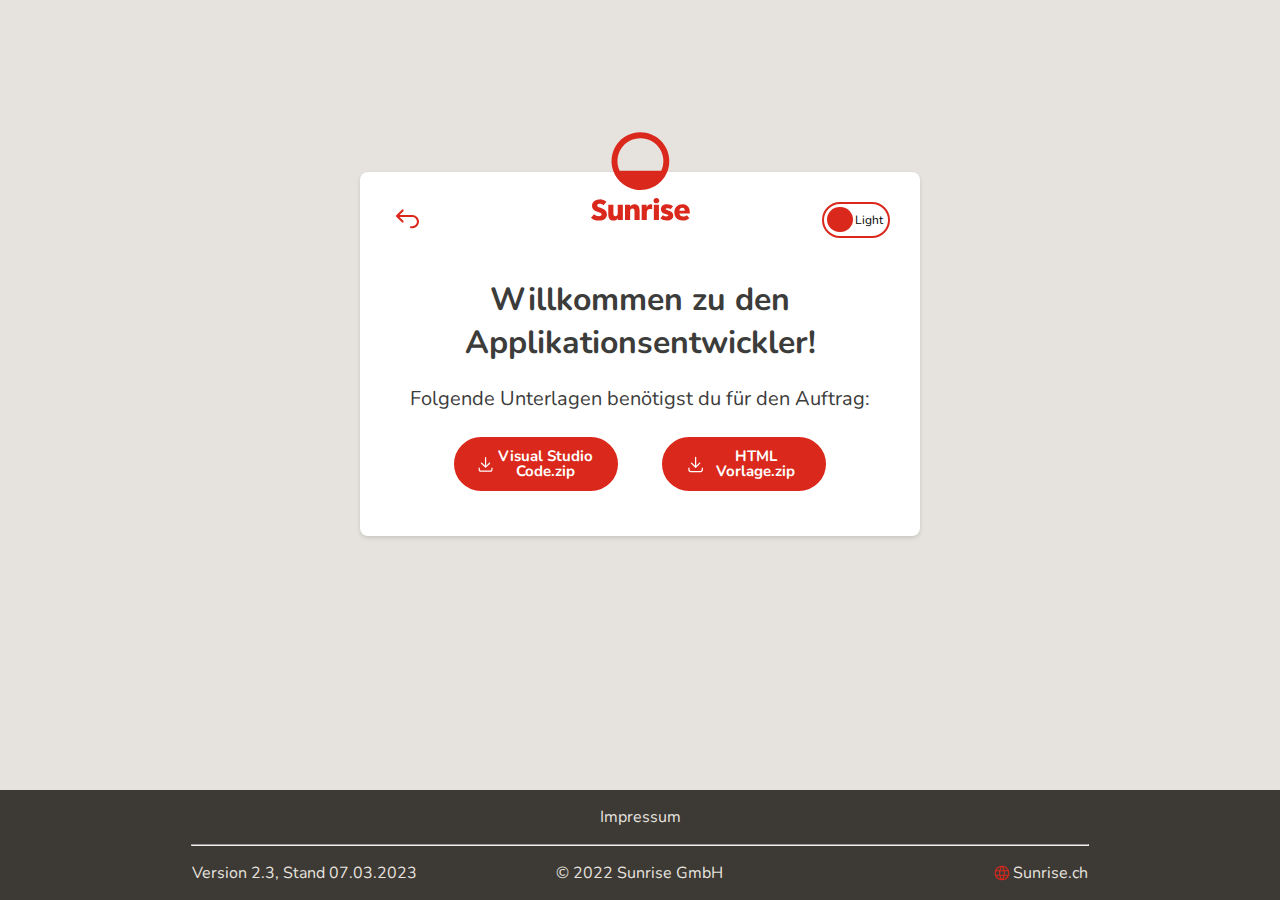
<file: pages/application-development/mac.html>
<!DOCTYPE html>
<html lang="en">
	<head>
		<meta charset="utf-8">
		<title>Applikationsentwickler</title>
		<link href="../../css/04-application_dev.css" rel="stylesheet"/>
		<link href="../../css/02-footer.css" rel="stylesheet"/>
		<link href="../../css/06-dark_mode.css" rel="stylesheet"/>
		<link rel="icon" type="image/x-icon" href="https://www.sunrise.ch/etc.clientlibs/sunrise/clientlibs/react/resources/dist/img/root/favicon.ico">
	</head>
	<body>
		<div id="master_container">
			<a href="../../index.html"><svg class="logo"xmlns="http://www.w3.org/2000/svg" width="99" height="89" viewBox="0 0 99 89" fill="none"><g clip-path="url(#clip0_915_12851)"> <path class="logo_inner" d="M49.4149 0.247231C43.6992 0.246742 38.1118 1.94122 33.3592 5.11636C28.6066 8.2915 24.9023 12.8047 22.7148 18.0852C20.5273 23.3657 19.9548 29.1763 21.0697 34.7821C22.1847 40.388 24.937 45.5373 28.9786 49.5789C33.0201 53.6204 38.1695 56.3727 43.7753 57.4877C49.3812 58.6026 55.1918 58.0302 60.4722 55.8426C65.7527 53.6551 70.2659 49.9508 73.4411 45.1982C76.6162 40.4456 78.3107 34.8582 78.3102 29.1426C78.3023 21.4814 75.2555 14.1364 69.8383 8.71915C64.4211 3.30193 57.076 0.255084 49.4149 0.247231ZM49.4149 6.18056C53.2703 6.17855 57.0641 7.14788 60.446 8.99905C63.828 10.8502 66.689 13.5236 68.7651 16.7723C70.8411 20.021 72.0653 23.7404 72.3245 27.5871C72.5838 31.4338 71.8697 35.2839 70.2483 38.7818H28.579C26.9575 35.2837 26.2434 31.4334 26.5028 27.5865C26.7621 23.7396 27.9865 20.0201 30.0628 16.7713C32.1392 13.5225 35.0006 10.8492 38.3829 8.99816C41.7651 7.14716 45.5592 6.17814 49.4149 6.18056Z" fill="#DA291C"/> <path class="logo_inner" d="M7.78997 88.5773C4.79117 88.5773 1.77258 87.4994 0 85.6403L3.026 82.1965C4.32876 83.4337 6.05274 84.13 7.8493 84.1446C9.55513 84.1446 10.6058 83.5018 10.6058 82.414C10.6058 81.3633 9.93833 80.9307 7.70097 80.152C4.17311 78.9307 1.02597 77.8503 1.02597 73.7563C1.02597 69.8923 4.0223 67.3755 8.84561 67.3755C11.2948 67.3473 13.6663 68.2342 15.4959 69.8626L12.5292 73.3064C11.5049 72.3486 10.1564 71.8134 8.75414 71.8082C7.15708 71.8082 6.21022 72.4362 6.21022 73.4572C6.21022 74.9999 8.78133 75.3212 11.3203 76.4387C14.1559 77.6748 15.884 79.1112 15.884 82.2336C15.8766 86.1891 12.9001 88.5773 7.78997 88.5773ZM22.3761 88.5773C18.915 88.5773 17.2833 86.2608 17.2833 82.1668V72.6414H22.3983V81.5092C22.3983 83.3057 23.0971 84.2048 24.4948 84.2064C25.805 84.2064 26.742 83.3461 26.742 81.2694V72.6414H31.8645V88.0977H26.8483L26.789 86.2114C26.0745 87.5513 24.6233 88.5773 22.3785 88.5773H22.3761ZM34.0276 72.6414H39.0314L39.0908 74.587C39.8497 73.21 41.3454 72.1617 43.4345 72.1617C46.8461 72.1617 48.6261 74.3867 48.6261 78.6909V88.0853H43.4963V79.2595C43.4963 77.4465 42.8073 76.5401 41.4295 76.5401C39.961 76.5401 39.1526 77.5463 39.1526 79.4746V88.1026H34.0301L34.0276 72.6414ZM50.6855 72.6414H55.6571L55.6868 75.4251C56.2554 73.7267 57.5162 72.3397 59.6102 72.3397C60.1378 72.3304 60.6638 72.4013 61.1702 72.5499V77.2224C60.5432 77.0589 59.8995 76.9685 59.2517 76.9529C56.7399 76.9529 55.8079 78.2929 55.8079 81.0271V88.0977H50.688L50.6855 72.6414ZM65.3952 71.3731C63.7067 71.3731 62.4903 70.137 62.4903 68.6537C62.4903 67.1703 63.6597 65.8971 65.3952 65.8971C67.0812 65.8971 68.2704 67.0838 68.2704 68.6537C68.2611 69.0213 68.1793 69.3835 68.0296 69.7194C67.8799 70.0553 67.6653 70.3583 67.3981 70.6111C67.1309 70.8638 66.8164 71.0612 66.4727 71.192C66.129 71.3227 65.7628 71.3843 65.3952 71.3731ZM62.8191 72.6315H67.9416V88.0878H62.8191V72.6315ZM76.001 88.5674C73.3558 88.5674 71.0739 87.8257 69.326 86.3202L71.8724 83.1755C72.9252 84.0229 74.2295 84.4968 75.5807 84.5229C76.7575 84.5229 77.3484 84.2138 77.3484 83.5933C77.3484 82.9728 76.4707 82.7157 75.0715 82.2756C73.3409 81.7342 72.0084 81.2521 71.0714 80.3151C70.2531 79.4968 69.8897 78.4807 69.8897 77.1235C69.8897 74.0876 72.2828 72.1519 76.2705 72.1519C78.4955 72.1519 80.5672 72.8391 82.0505 74.1568L79.5956 77.1532C78.891 76.5747 77.5635 76.1643 76.5696 76.1643C75.3335 76.1643 74.713 76.456 74.713 77.0345C74.713 77.613 75.4547 77.8998 77.2272 78.3819C80.2953 79.2125 82.2904 80.5797 82.2904 83.5735C82.2904 86.7627 79.7811 88.5773 76.001 88.5773V88.5674ZM91.8232 88.5674C85.7416 88.5674 83.3163 84.5006 83.3163 80.3596C83.3163 75.1976 86.906 72.1519 91.4054 72.1519C95.5242 72.1519 98.8221 74.6241 98.8221 79.88C98.8432 80.4521 98.8026 81.0249 98.701 81.5883H88.3671C88.6464 83.4697 89.979 84.555 92.1422 84.555C93.5387 84.5923 94.8978 84.1005 95.9469 83.178L98.3425 86.2336C96.5477 87.8801 94.5699 88.5773 91.8158 88.5773L91.8232 88.5674ZM93.7714 78.6513C93.7367 77.0963 93.0519 75.8058 91.2546 75.8058C89.6774 75.8058 88.7091 76.7543 88.3498 78.6513H93.7714Z" fill="#DA291C"/> </g> <defs> <clipPath id="clip0_915_12851"> <rect width="98.8888" height="89" fill="white"/> </clipPath></defs></svg></a>
			<div id="container">
				<div class="wrapper-color-switch">
					<a href="index.html"><svg class="back_button" xmlns="http://www.w3.org/2000/svg" fill="none" viewBox="0 0 24 25"><path class="back_button_inner" fill="#3D3935" fill-rule="evenodd" d="M9.53 5.468a.75.75 0 0 1 0 1.06l-2.72 2.72H16a4.75 4.75 0 1 1 0 9.5h-1a.75.75 0 1 1 0-1.5h1a3.25 3.25 0 1 0 0-6.5H6.81l2.72 2.72a.75.75 0 0 1-1.06 1.06l-4-4a.75.75 0 0 1 0-1.06l4-4a.75.75 0 0 1 1.06 0z" clip-rule="evenodd" style="fill: #da291c;"/></svg></a>
					<input type="checkbox" id="input-color-switch">
					<label for="input-color-switch" class="color-switch">
						<div class="color-switch-toggle"></div>
					</label>
				</div>
				<h1 id="title">Willkommen zu den Applikationsentwickler!</h1>
				<p id="text">Folgende Unterlagen benötigst du für den Auftrag:</p>
				<div class="button_appli">
					<svg class="download_icon" xmlns="http://www.w3.org/2000/svg" width="24" height="24" viewBox="0 0 24 24" fill="none"><path class="button_icon_inner" fill-rule="evenodd" clip-rule="evenodd" d="M12 3.25C12.4142 3.25 12.75 3.58579 12.75 4V14.1893L16.4697 10.4697C16.7626 10.1768 17.2374 10.1768 17.5303 10.4697C17.8232 10.7626 17.8232 11.2374 17.5303 11.5303L12.5303 16.5303C12.2374 16.8232 11.7626 16.8232 11.4697 16.5303L6.46967 11.5303C6.17678 11.2374 6.17678 10.7626 6.46967 10.4697C6.76256 10.1768 7.23744 10.1768 7.53033 10.4697L11.25 14.1893V4C11.25 3.58579 11.5858 3.25 12 3.25ZM4 16.25C4.41421 16.25 4.75 16.5858 4.75 17V19C4.75 19.3315 4.8817 19.6495 5.11612 19.8839C5.35054 20.1183 5.66848 20.25 6 20.25H18C18.3315 20.25 18.6495 20.1183 18.8839 19.8839C19.1183 19.6495 19.25 19.3315 19.25 19V17C19.25 16.5858 19.5858 16.25 20 16.25C20.4142 16.25 20.75 16.5858 20.75 17V19C20.75 19.7293 20.4603 20.4288 19.9445 20.9445C19.4288 21.4603 18.7293 21.75 18 21.75H6C5.27065 21.75 4.57118 21.4603 4.05546 20.9445C3.53973 20.4288 3.25 19.7293 3.25 19V17C3.25 16.5858 3.58579 16.25 4 16.25Z" fill="#DA291C"/></svg>
					<a class="download_text" href="https://code.visualstudio.com/sha/download?build=stable&os=darwin-universal">Visual Studio Code.zip</a>
				</div>
				<div class="button_appli">
					<svg class="download_icon" xmlns="http://www.w3.org/2000/svg" width="24" height="24" viewBox="0 0 24 24" fill="none"><path class="button_icon_inner" fill-rule="evenodd" clip-rule="evenodd" d="M12 3.25C12.4142 3.25 12.75 3.58579 12.75 4V14.1893L16.4697 10.4697C16.7626 10.1768 17.2374 10.1768 17.5303 10.4697C17.8232 10.7626 17.8232 11.2374 17.5303 11.5303L12.5303 16.5303C12.2374 16.8232 11.7626 16.8232 11.4697 16.5303L6.46967 11.5303C6.17678 11.2374 6.17678 10.7626 6.46967 10.4697C6.76256 10.1768 7.23744 10.1768 7.53033 10.4697L11.25 14.1893V4C11.25 3.58579 11.5858 3.25 12 3.25ZM4 16.25C4.41421 16.25 4.75 16.5858 4.75 17V19C4.75 19.3315 4.8817 19.6495 5.11612 19.8839C5.35054 20.1183 5.66848 20.25 6 20.25H18C18.3315 20.25 18.6495 20.1183 18.8839 19.8839C19.1183 19.6495 19.25 19.3315 19.25 19V17C19.25 16.5858 19.5858 16.25 20 16.25C20.4142 16.25 20.75 16.5858 20.75 17V19C20.75 19.7293 20.4603 20.4288 19.9445 20.9445C19.4288 21.4603 18.7293 21.75 18 21.75H6C5.27065 21.75 4.57118 21.4603 4.05546 20.9445C3.53973 20.4288 3.25 19.7293 3.25 19V17C3.25 16.5858 3.58579 16.25 4 16.25Z" fill="#DA291C"/></svg>				
					<a class="download_text" href="../../resources/application-development/templates/01-sunrise_infomorgen_html_vorlage.zip">HTML Vorlage.zip</a>
				</div>
			</div>
		</div>
	</body>
	<script type=module src=../../js/01-footer.js></script>
	<script type=module src=../../js/02-dark_mode-switch.js></script>
	<custom-footer></custom-footer>
</html>
</file>
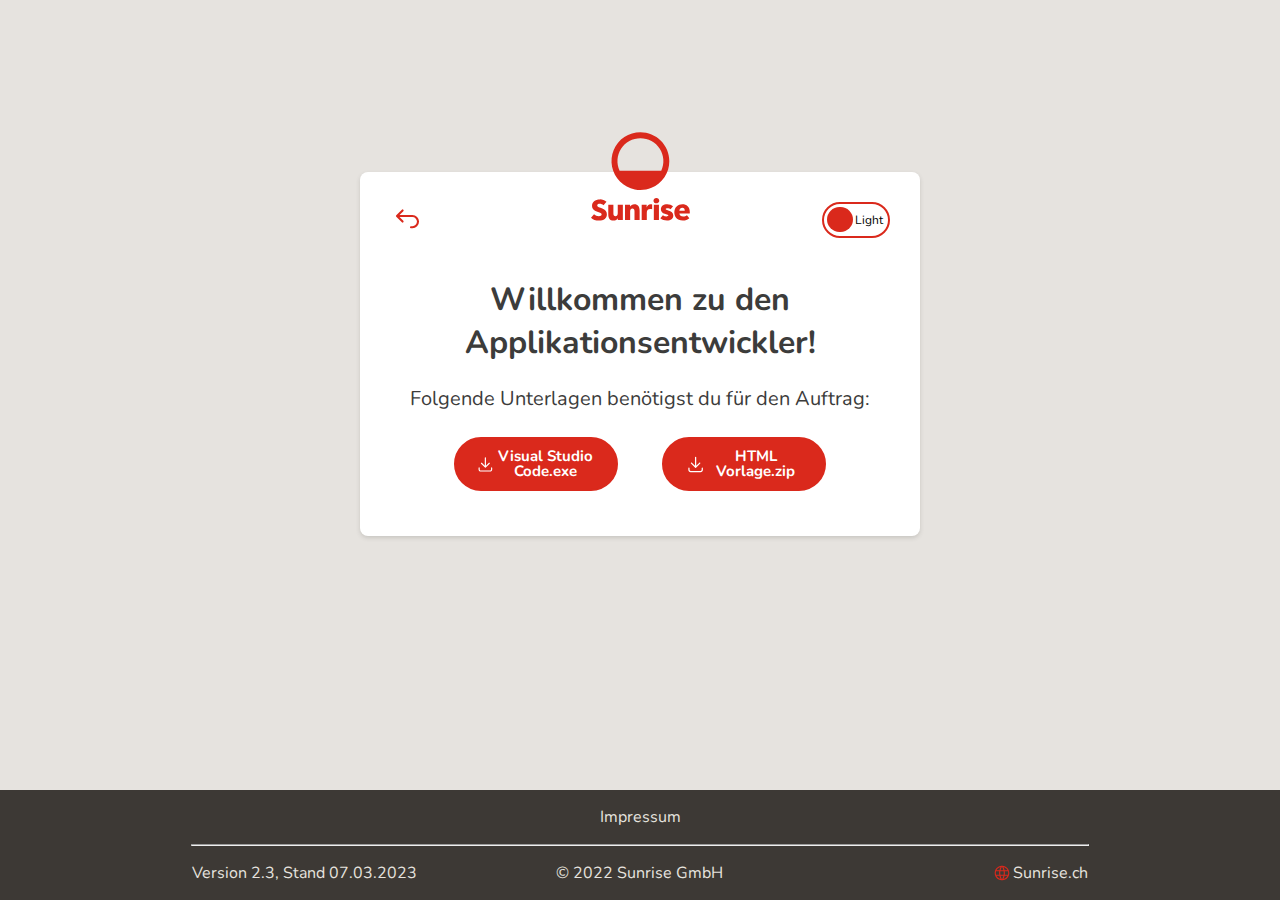
<file: pages/application-development/windows.html>
<!DOCTYPE html>
<html lang="en">
	<head>
		<meta charset="utf-8">
		<title>Applikationsentwickler</title>
		<link href="../../css/04-application_dev.css" rel="stylesheet"/>
		<link href="../../css/02-footer.css" rel="stylesheet"/>
		<link href="../../css/06-dark_mode.css" rel="stylesheet"/>
		<link rel="icon" type="image/x-icon" href="https://www.sunrise.ch/etc.clientlibs/sunrise/clientlibs/react/resources/dist/img/root/favicon.ico">
	</head>
	<body>
		<div id="master_container">
			<a href="../../index.html"><svg class="logo"xmlns="http://www.w3.org/2000/svg" width="99" height="89" viewBox="0 0 99 89" fill="none"><g clip-path="url(#clip0_915_12851)"> <path class="logo_inner" d="M49.4149 0.247231C43.6992 0.246742 38.1118 1.94122 33.3592 5.11636C28.6066 8.2915 24.9023 12.8047 22.7148 18.0852C20.5273 23.3657 19.9548 29.1763 21.0697 34.7821C22.1847 40.388 24.937 45.5373 28.9786 49.5789C33.0201 53.6204 38.1695 56.3727 43.7753 57.4877C49.3812 58.6026 55.1918 58.0302 60.4722 55.8426C65.7527 53.6551 70.2659 49.9508 73.4411 45.1982C76.6162 40.4456 78.3107 34.8582 78.3102 29.1426C78.3023 21.4814 75.2555 14.1364 69.8383 8.71915C64.4211 3.30193 57.076 0.255084 49.4149 0.247231ZM49.4149 6.18056C53.2703 6.17855 57.0641 7.14788 60.446 8.99905C63.828 10.8502 66.689 13.5236 68.7651 16.7723C70.8411 20.021 72.0653 23.7404 72.3245 27.5871C72.5838 31.4338 71.8697 35.2839 70.2483 38.7818H28.579C26.9575 35.2837 26.2434 31.4334 26.5028 27.5865C26.7621 23.7396 27.9865 20.0201 30.0628 16.7713C32.1392 13.5225 35.0006 10.8492 38.3829 8.99816C41.7651 7.14716 45.5592 6.17814 49.4149 6.18056Z" fill="#DA291C"/> <path class="logo_inner" d="M7.78997 88.5773C4.79117 88.5773 1.77258 87.4994 0 85.6403L3.026 82.1965C4.32876 83.4337 6.05274 84.13 7.8493 84.1446C9.55513 84.1446 10.6058 83.5018 10.6058 82.414C10.6058 81.3633 9.93833 80.9307 7.70097 80.152C4.17311 78.9307 1.02597 77.8503 1.02597 73.7563C1.02597 69.8923 4.0223 67.3755 8.84561 67.3755C11.2948 67.3473 13.6663 68.2342 15.4959 69.8626L12.5292 73.3064C11.5049 72.3486 10.1564 71.8134 8.75414 71.8082C7.15708 71.8082 6.21022 72.4362 6.21022 73.4572C6.21022 74.9999 8.78133 75.3212 11.3203 76.4387C14.1559 77.6748 15.884 79.1112 15.884 82.2336C15.8766 86.1891 12.9001 88.5773 7.78997 88.5773ZM22.3761 88.5773C18.915 88.5773 17.2833 86.2608 17.2833 82.1668V72.6414H22.3983V81.5092C22.3983 83.3057 23.0971 84.2048 24.4948 84.2064C25.805 84.2064 26.742 83.3461 26.742 81.2694V72.6414H31.8645V88.0977H26.8483L26.789 86.2114C26.0745 87.5513 24.6233 88.5773 22.3785 88.5773H22.3761ZM34.0276 72.6414H39.0314L39.0908 74.587C39.8497 73.21 41.3454 72.1617 43.4345 72.1617C46.8461 72.1617 48.6261 74.3867 48.6261 78.6909V88.0853H43.4963V79.2595C43.4963 77.4465 42.8073 76.5401 41.4295 76.5401C39.961 76.5401 39.1526 77.5463 39.1526 79.4746V88.1026H34.0301L34.0276 72.6414ZM50.6855 72.6414H55.6571L55.6868 75.4251C56.2554 73.7267 57.5162 72.3397 59.6102 72.3397C60.1378 72.3304 60.6638 72.4013 61.1702 72.5499V77.2224C60.5432 77.0589 59.8995 76.9685 59.2517 76.9529C56.7399 76.9529 55.8079 78.2929 55.8079 81.0271V88.0977H50.688L50.6855 72.6414ZM65.3952 71.3731C63.7067 71.3731 62.4903 70.137 62.4903 68.6537C62.4903 67.1703 63.6597 65.8971 65.3952 65.8971C67.0812 65.8971 68.2704 67.0838 68.2704 68.6537C68.2611 69.0213 68.1793 69.3835 68.0296 69.7194C67.8799 70.0553 67.6653 70.3583 67.3981 70.6111C67.1309 70.8638 66.8164 71.0612 66.4727 71.192C66.129 71.3227 65.7628 71.3843 65.3952 71.3731ZM62.8191 72.6315H67.9416V88.0878H62.8191V72.6315ZM76.001 88.5674C73.3558 88.5674 71.0739 87.8257 69.326 86.3202L71.8724 83.1755C72.9252 84.0229 74.2295 84.4968 75.5807 84.5229C76.7575 84.5229 77.3484 84.2138 77.3484 83.5933C77.3484 82.9728 76.4707 82.7157 75.0715 82.2756C73.3409 81.7342 72.0084 81.2521 71.0714 80.3151C70.2531 79.4968 69.8897 78.4807 69.8897 77.1235C69.8897 74.0876 72.2828 72.1519 76.2705 72.1519C78.4955 72.1519 80.5672 72.8391 82.0505 74.1568L79.5956 77.1532C78.891 76.5747 77.5635 76.1643 76.5696 76.1643C75.3335 76.1643 74.713 76.456 74.713 77.0345C74.713 77.613 75.4547 77.8998 77.2272 78.3819C80.2953 79.2125 82.2904 80.5797 82.2904 83.5735C82.2904 86.7627 79.7811 88.5773 76.001 88.5773V88.5674ZM91.8232 88.5674C85.7416 88.5674 83.3163 84.5006 83.3163 80.3596C83.3163 75.1976 86.906 72.1519 91.4054 72.1519C95.5242 72.1519 98.8221 74.6241 98.8221 79.88C98.8432 80.4521 98.8026 81.0249 98.701 81.5883H88.3671C88.6464 83.4697 89.979 84.555 92.1422 84.555C93.5387 84.5923 94.8978 84.1005 95.9469 83.178L98.3425 86.2336C96.5477 87.8801 94.5699 88.5773 91.8158 88.5773L91.8232 88.5674ZM93.7714 78.6513C93.7367 77.0963 93.0519 75.8058 91.2546 75.8058C89.6774 75.8058 88.7091 76.7543 88.3498 78.6513H93.7714Z" fill="#DA291C"/> </g> <defs> <clipPath id="clip0_915_12851"> <rect width="98.8888" height="89" fill="white"/> </clipPath></defs></svg></a>
			<div id="container">
				<div class="wrapper-color-switch">
					<a href="index.html"><svg class="back_button" xmlns="http://www.w3.org/2000/svg" fill="none" viewBox="0 0 24 25"><path class="back_button_inner" fill="#3D3935" fill-rule="evenodd" d="M9.53 5.468a.75.75 0 0 1 0 1.06l-2.72 2.72H16a4.75 4.75 0 1 1 0 9.5h-1a.75.75 0 1 1 0-1.5h1a3.25 3.25 0 1 0 0-6.5H6.81l2.72 2.72a.75.75 0 0 1-1.06 1.06l-4-4a.75.75 0 0 1 0-1.06l4-4a.75.75 0 0 1 1.06 0z" clip-rule="evenodd" style="fill: #da291c;"/></svg></a>
					<input type="checkbox" id="input-color-switch">
					<label for="input-color-switch" class="color-switch">
						<div class="color-switch-toggle"></div>
					</label>
				</div>
				<h1 id="title">Willkommen zu den Applikationsentwickler!</h1>
				<p id="text">Folgende Unterlagen benötigst du für den Auftrag:</p>
				<div class="button_appli">
					<svg class="download_icon" xmlns="http://www.w3.org/2000/svg" width="24" height="24" viewBox="0 0 24 24" fill="none"><path class="button_icon_inner" fill-rule="evenodd" clip-rule="evenodd" d="M12 3.25C12.4142 3.25 12.75 3.58579 12.75 4V14.1893L16.4697 10.4697C16.7626 10.1768 17.2374 10.1768 17.5303 10.4697C17.8232 10.7626 17.8232 11.2374 17.5303 11.5303L12.5303 16.5303C12.2374 16.8232 11.7626 16.8232 11.4697 16.5303L6.46967 11.5303C6.17678 11.2374 6.17678 10.7626 6.46967 10.4697C6.76256 10.1768 7.23744 10.1768 7.53033 10.4697L11.25 14.1893V4C11.25 3.58579 11.5858 3.25 12 3.25ZM4 16.25C4.41421 16.25 4.75 16.5858 4.75 17V19C4.75 19.3315 4.8817 19.6495 5.11612 19.8839C5.35054 20.1183 5.66848 20.25 6 20.25H18C18.3315 20.25 18.6495 20.1183 18.8839 19.8839C19.1183 19.6495 19.25 19.3315 19.25 19V17C19.25 16.5858 19.5858 16.25 20 16.25C20.4142 16.25 20.75 16.5858 20.75 17V19C20.75 19.7293 20.4603 20.4288 19.9445 20.9445C19.4288 21.4603 18.7293 21.75 18 21.75H6C5.27065 21.75 4.57118 21.4603 4.05546 20.9445C3.53973 20.4288 3.25 19.7293 3.25 19V17C3.25 16.5858 3.58579 16.25 4 16.25Z" fill="#DA291C"/></svg>
					<a class="download_text" href="https://code.visualstudio.com/sha/download?build=stable&os=win32-x64-user">Visual Studio Code.exe</a>
				</div>
				<div class="button_appli">
					<svg class="download_icon" xmlns="http://www.w3.org/2000/svg" width="24" height="24" viewBox="0 0 24 24" fill="none"><path class="button_icon_inner" fill-rule="evenodd" clip-rule="evenodd" d="M12 3.25C12.4142 3.25 12.75 3.58579 12.75 4V14.1893L16.4697 10.4697C16.7626 10.1768 17.2374 10.1768 17.5303 10.4697C17.8232 10.7626 17.8232 11.2374 17.5303 11.5303L12.5303 16.5303C12.2374 16.8232 11.7626 16.8232 11.4697 16.5303L6.46967 11.5303C6.17678 11.2374 6.17678 10.7626 6.46967 10.4697C6.76256 10.1768 7.23744 10.1768 7.53033 10.4697L11.25 14.1893V4C11.25 3.58579 11.5858 3.25 12 3.25ZM4 16.25C4.41421 16.25 4.75 16.5858 4.75 17V19C4.75 19.3315 4.8817 19.6495 5.11612 19.8839C5.35054 20.1183 5.66848 20.25 6 20.25H18C18.3315 20.25 18.6495 20.1183 18.8839 19.8839C19.1183 19.6495 19.25 19.3315 19.25 19V17C19.25 16.5858 19.5858 16.25 20 16.25C20.4142 16.25 20.75 16.5858 20.75 17V19C20.75 19.7293 20.4603 20.4288 19.9445 20.9445C19.4288 21.4603 18.7293 21.75 18 21.75H6C5.27065 21.75 4.57118 21.4603 4.05546 20.9445C3.53973 20.4288 3.25 19.7293 3.25 19V17C3.25 16.5858 3.58579 16.25 4 16.25Z" fill="#DA291C"/></svg>
					<a class="download_text" href="../../resources/application-development/templates/01-sunrise_infomorgen_html_vorlage.zip">HTML Vorlage.zip</a>
				</div>
			</div>
		</div>
	</body>
	<script type=module src=../../js/01-footer.js></script>
	<script type=module src=../../js/02-dark_mode-switch.js></script>
	<custom-footer></custom-footer>
</html>
</file>
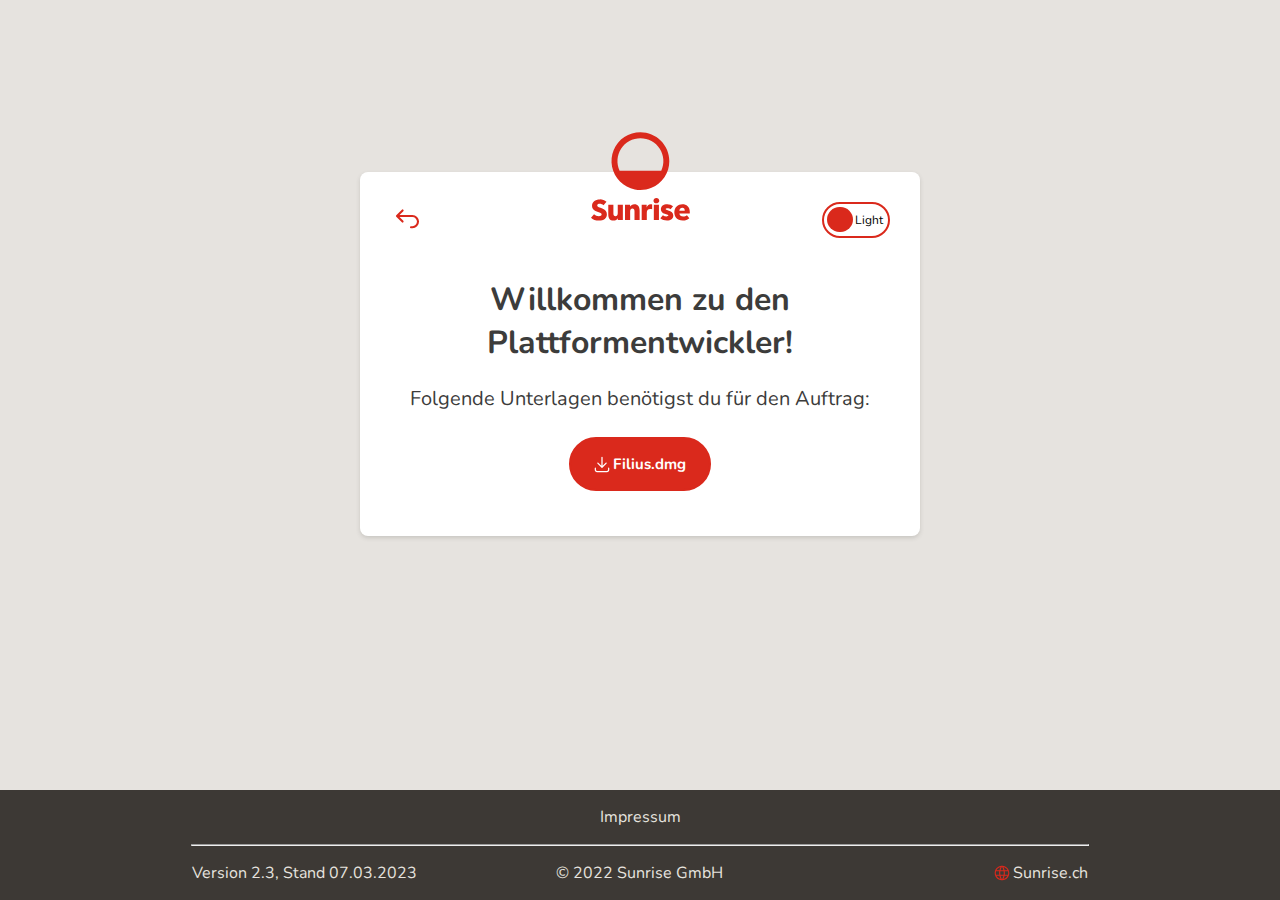
<file: pages/platform-development/mac.html>
<!DOCTYPE html>
<html lang="en">
	<head>
		<meta charset="utf-8">
		<title>Plattformentwickler</title>
		<link href="../../css/05-platform_dev.css" rel="stylesheet"/>
		<link href="../../css/02-footer.css" rel="stylesheet"/>
		<link href="../../css/06-dark_mode.css" rel="stylesheet"/>
		<link rel="icon" type="image/x-icon" href="https://www.sunrise.ch/etc.clientlibs/sunrise/clientlibs/react/resources/dist/img/root/favicon.ico">
	</head>
	<body>
		<div id="master_container">
			<a href="../../index.html"><svg class="logo"xmlns="http://www.w3.org/2000/svg" width="99" height="89" viewBox="0 0 99 89" fill="none"><g clip-path="url(#clip0_915_12851)"> <path class="logo_inner" d="M49.4149 0.247231C43.6992 0.246742 38.1118 1.94122 33.3592 5.11636C28.6066 8.2915 24.9023 12.8047 22.7148 18.0852C20.5273 23.3657 19.9548 29.1763 21.0697 34.7821C22.1847 40.388 24.937 45.5373 28.9786 49.5789C33.0201 53.6204 38.1695 56.3727 43.7753 57.4877C49.3812 58.6026 55.1918 58.0302 60.4722 55.8426C65.7527 53.6551 70.2659 49.9508 73.4411 45.1982C76.6162 40.4456 78.3107 34.8582 78.3102 29.1426C78.3023 21.4814 75.2555 14.1364 69.8383 8.71915C64.4211 3.30193 57.076 0.255084 49.4149 0.247231ZM49.4149 6.18056C53.2703 6.17855 57.0641 7.14788 60.446 8.99905C63.828 10.8502 66.689 13.5236 68.7651 16.7723C70.8411 20.021 72.0653 23.7404 72.3245 27.5871C72.5838 31.4338 71.8697 35.2839 70.2483 38.7818H28.579C26.9575 35.2837 26.2434 31.4334 26.5028 27.5865C26.7621 23.7396 27.9865 20.0201 30.0628 16.7713C32.1392 13.5225 35.0006 10.8492 38.3829 8.99816C41.7651 7.14716 45.5592 6.17814 49.4149 6.18056Z" fill="#DA291C"/> <path class="logo_inner" d="M7.78997 88.5773C4.79117 88.5773 1.77258 87.4994 0 85.6403L3.026 82.1965C4.32876 83.4337 6.05274 84.13 7.8493 84.1446C9.55513 84.1446 10.6058 83.5018 10.6058 82.414C10.6058 81.3633 9.93833 80.9307 7.70097 80.152C4.17311 78.9307 1.02597 77.8503 1.02597 73.7563C1.02597 69.8923 4.0223 67.3755 8.84561 67.3755C11.2948 67.3473 13.6663 68.2342 15.4959 69.8626L12.5292 73.3064C11.5049 72.3486 10.1564 71.8134 8.75414 71.8082C7.15708 71.8082 6.21022 72.4362 6.21022 73.4572C6.21022 74.9999 8.78133 75.3212 11.3203 76.4387C14.1559 77.6748 15.884 79.1112 15.884 82.2336C15.8766 86.1891 12.9001 88.5773 7.78997 88.5773ZM22.3761 88.5773C18.915 88.5773 17.2833 86.2608 17.2833 82.1668V72.6414H22.3983V81.5092C22.3983 83.3057 23.0971 84.2048 24.4948 84.2064C25.805 84.2064 26.742 83.3461 26.742 81.2694V72.6414H31.8645V88.0977H26.8483L26.789 86.2114C26.0745 87.5513 24.6233 88.5773 22.3785 88.5773H22.3761ZM34.0276 72.6414H39.0314L39.0908 74.587C39.8497 73.21 41.3454 72.1617 43.4345 72.1617C46.8461 72.1617 48.6261 74.3867 48.6261 78.6909V88.0853H43.4963V79.2595C43.4963 77.4465 42.8073 76.5401 41.4295 76.5401C39.961 76.5401 39.1526 77.5463 39.1526 79.4746V88.1026H34.0301L34.0276 72.6414ZM50.6855 72.6414H55.6571L55.6868 75.4251C56.2554 73.7267 57.5162 72.3397 59.6102 72.3397C60.1378 72.3304 60.6638 72.4013 61.1702 72.5499V77.2224C60.5432 77.0589 59.8995 76.9685 59.2517 76.9529C56.7399 76.9529 55.8079 78.2929 55.8079 81.0271V88.0977H50.688L50.6855 72.6414ZM65.3952 71.3731C63.7067 71.3731 62.4903 70.137 62.4903 68.6537C62.4903 67.1703 63.6597 65.8971 65.3952 65.8971C67.0812 65.8971 68.2704 67.0838 68.2704 68.6537C68.2611 69.0213 68.1793 69.3835 68.0296 69.7194C67.8799 70.0553 67.6653 70.3583 67.3981 70.6111C67.1309 70.8638 66.8164 71.0612 66.4727 71.192C66.129 71.3227 65.7628 71.3843 65.3952 71.3731ZM62.8191 72.6315H67.9416V88.0878H62.8191V72.6315ZM76.001 88.5674C73.3558 88.5674 71.0739 87.8257 69.326 86.3202L71.8724 83.1755C72.9252 84.0229 74.2295 84.4968 75.5807 84.5229C76.7575 84.5229 77.3484 84.2138 77.3484 83.5933C77.3484 82.9728 76.4707 82.7157 75.0715 82.2756C73.3409 81.7342 72.0084 81.2521 71.0714 80.3151C70.2531 79.4968 69.8897 78.4807 69.8897 77.1235C69.8897 74.0876 72.2828 72.1519 76.2705 72.1519C78.4955 72.1519 80.5672 72.8391 82.0505 74.1568L79.5956 77.1532C78.891 76.5747 77.5635 76.1643 76.5696 76.1643C75.3335 76.1643 74.713 76.456 74.713 77.0345C74.713 77.613 75.4547 77.8998 77.2272 78.3819C80.2953 79.2125 82.2904 80.5797 82.2904 83.5735C82.2904 86.7627 79.7811 88.5773 76.001 88.5773V88.5674ZM91.8232 88.5674C85.7416 88.5674 83.3163 84.5006 83.3163 80.3596C83.3163 75.1976 86.906 72.1519 91.4054 72.1519C95.5242 72.1519 98.8221 74.6241 98.8221 79.88C98.8432 80.4521 98.8026 81.0249 98.701 81.5883H88.3671C88.6464 83.4697 89.979 84.555 92.1422 84.555C93.5387 84.5923 94.8978 84.1005 95.9469 83.178L98.3425 86.2336C96.5477 87.8801 94.5699 88.5773 91.8158 88.5773L91.8232 88.5674ZM93.7714 78.6513C93.7367 77.0963 93.0519 75.8058 91.2546 75.8058C89.6774 75.8058 88.7091 76.7543 88.3498 78.6513H93.7714Z" fill="#DA291C"/> </g> <defs> <clipPath id="clip0_915_12851"> <rect width="98.8888" height="89" fill="white"/> </clipPath></defs></svg></a>
			<div id="container">
				<div class="wrapper-color-switch">
					<a href="index.html"><svg class="back_button" xmlns="http://www.w3.org/2000/svg" fill="none" viewBox="0 0 24 25"><path class="back_button_inner" fill="#3D3935" fill-rule="evenodd" d="M9.53 5.468a.75.75 0 0 1 0 1.06l-2.72 2.72H16a4.75 4.75 0 1 1 0 9.5h-1a.75.75 0 1 1 0-1.5h1a3.25 3.25 0 1 0 0-6.5H6.81l2.72 2.72a.75.75 0 0 1-1.06 1.06l-4-4a.75.75 0 0 1 0-1.06l4-4a.75.75 0 0 1 1.06 0z" clip-rule="evenodd" style="fill: #da291c;"/></svg></a>
					<input type="checkbox" id="input-color-switch">
					<label for="input-color-switch" class="color-switch">
						<div class="color-switch-toggle"></div>
					</label>
				</div>
				<h1 id="title">Willkommen zu den Plattformentwickler!</h1>
				<p id="text">Folgende Unterlagen benötigst du für den Auftrag:</p>
				<div id="button_container">
					<div class="button_platti">
						<svg class="download_icon" xmlns="http://www.w3.org/2000/svg" width="24" height="24" viewBox="0 0 24 24" fill="none"> <path class="button_icon_inner" fill-rule="evenodd" clip-rule="evenodd" d="M12 3.25C12.4142 3.25 12.75 3.58579 12.75 4V14.1893L16.4697 10.4697C16.7626 10.1768 17.2374 10.1768 17.5303 10.4697C17.8232 10.7626 17.8232 11.2374 17.5303 11.5303L12.5303 16.5303C12.2374 16.8232 11.7626 16.8232 11.4697 16.5303L6.46967 11.5303C6.17678 11.2374 6.17678 10.7626 6.46967 10.4697C6.76256 10.1768 7.23744 10.1768 7.53033 10.4697L11.25 14.1893V4C11.25 3.58579 11.5858 3.25 12 3.25ZM4 16.25C4.41421 16.25 4.75 16.5858 4.75 17V19C4.75 19.3315 4.8817 19.6495 5.11612 19.8839C5.35054 20.1183 5.66848 20.25 6 20.25H18C18.3315 20.25 18.6495 20.1183 18.8839 19.8839C19.1183 19.6495 19.25 19.3315 19.25 19V17C19.25 16.5858 19.5858 16.25 20 16.25C20.4142 16.25 20.75 16.5858 20.75 17V19C20.75 19.7293 20.4603 20.4288 19.9445 20.9445C19.4288 21.4603 18.7293 21.75 18 21.75H6C5.27065 21.75 4.57118 21.4603 4.05546 20.9445C3.53973 20.4288 3.25 19.7293 3.25 19V17C3.25 16.5858 3.58579 16.25 4 16.25Z" fill="#DA291C"/></svg>
						<a class="download_text" href="https://nx.conbroit.de/index.php/s/CAGGH4QSFRgC7zc/download?path=%2F&files=Filius-1.14.1.dmg">Filius.dmg</a>
					</div>
				</div>	
			</div>
		</div>
	</body>
	<script type=module src=../../js/01-footer.js></script>
	<script type=module src=../../js/02-dark_mode-switch.js></script>
	<custom-footer></custom-footer>
</html>
</file>
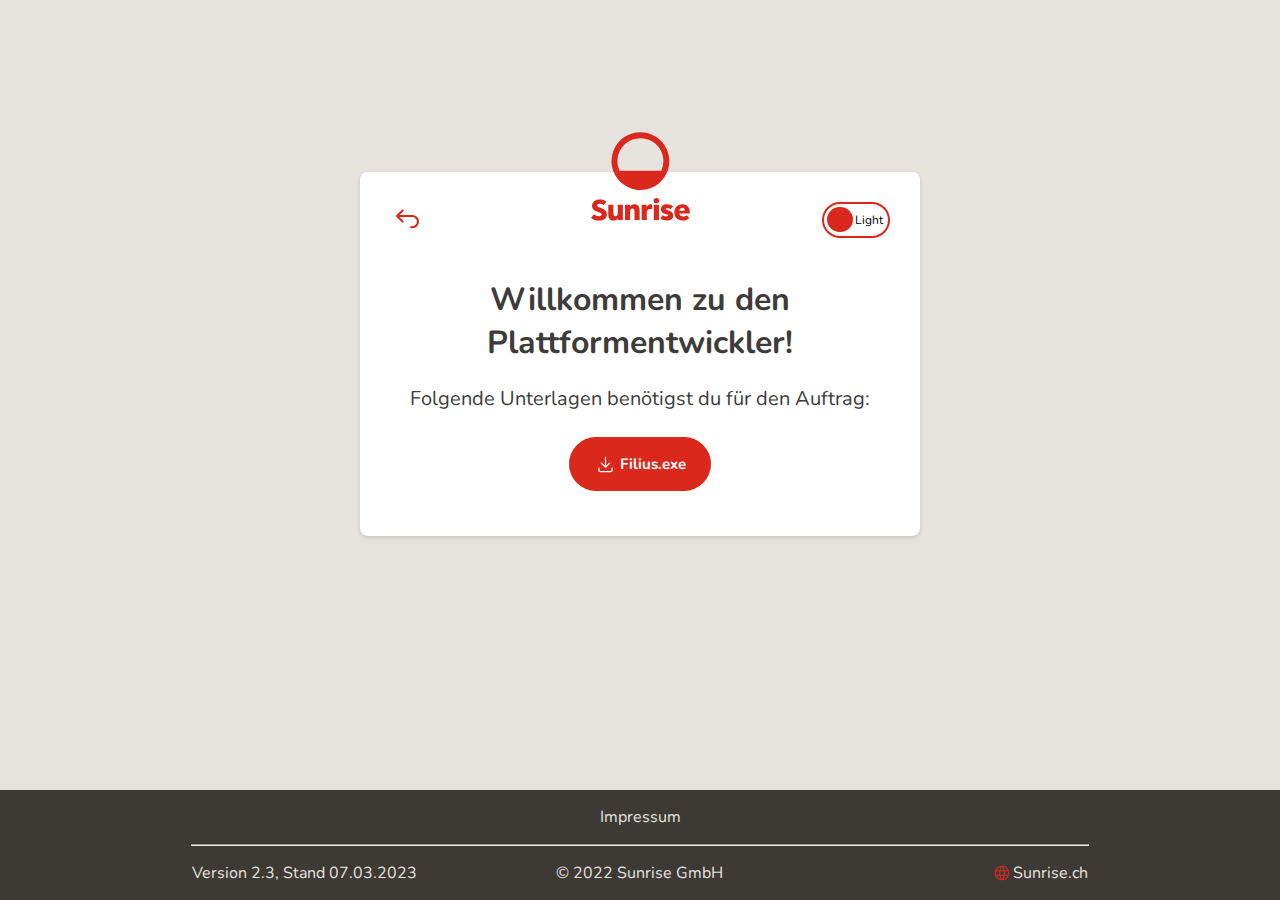
<file: pages/platform-development/windows.html>
<!DOCTYPE html>
<html lang="en">
	<head>
		<meta charset="utf-8">
		<title>Plattformentwickler</title>
		<link href="../../css/05-platform_dev.css" rel="stylesheet"/>
		<link href="../../css/02-footer.css" rel="stylesheet"/>
		<link href="../../css/06-dark_mode.css" rel="stylesheet"/>
		<link rel="icon" type="image/x-icon" href="https://www.sunrise.ch/etc.clientlibs/sunrise/clientlibs/react/resources/dist/img/root/favicon.ico">
	</head>
	<body>
		<div id="master_container">
			<a href="../../index.html"><svg class="logo"xmlns="http://www.w3.org/2000/svg" width="99" height="89" viewBox="0 0 99 89" fill="none"><g clip-path="url(#clip0_915_12851)"> <path class="logo_inner" d="M49.4149 0.247231C43.6992 0.246742 38.1118 1.94122 33.3592 5.11636C28.6066 8.2915 24.9023 12.8047 22.7148 18.0852C20.5273 23.3657 19.9548 29.1763 21.0697 34.7821C22.1847 40.388 24.937 45.5373 28.9786 49.5789C33.0201 53.6204 38.1695 56.3727 43.7753 57.4877C49.3812 58.6026 55.1918 58.0302 60.4722 55.8426C65.7527 53.6551 70.2659 49.9508 73.4411 45.1982C76.6162 40.4456 78.3107 34.8582 78.3102 29.1426C78.3023 21.4814 75.2555 14.1364 69.8383 8.71915C64.4211 3.30193 57.076 0.255084 49.4149 0.247231ZM49.4149 6.18056C53.2703 6.17855 57.0641 7.14788 60.446 8.99905C63.828 10.8502 66.689 13.5236 68.7651 16.7723C70.8411 20.021 72.0653 23.7404 72.3245 27.5871C72.5838 31.4338 71.8697 35.2839 70.2483 38.7818H28.579C26.9575 35.2837 26.2434 31.4334 26.5028 27.5865C26.7621 23.7396 27.9865 20.0201 30.0628 16.7713C32.1392 13.5225 35.0006 10.8492 38.3829 8.99816C41.7651 7.14716 45.5592 6.17814 49.4149 6.18056Z" fill="#DA291C"/> <path class="logo_inner" d="M7.78997 88.5773C4.79117 88.5773 1.77258 87.4994 0 85.6403L3.026 82.1965C4.32876 83.4337 6.05274 84.13 7.8493 84.1446C9.55513 84.1446 10.6058 83.5018 10.6058 82.414C10.6058 81.3633 9.93833 80.9307 7.70097 80.152C4.17311 78.9307 1.02597 77.8503 1.02597 73.7563C1.02597 69.8923 4.0223 67.3755 8.84561 67.3755C11.2948 67.3473 13.6663 68.2342 15.4959 69.8626L12.5292 73.3064C11.5049 72.3486 10.1564 71.8134 8.75414 71.8082C7.15708 71.8082 6.21022 72.4362 6.21022 73.4572C6.21022 74.9999 8.78133 75.3212 11.3203 76.4387C14.1559 77.6748 15.884 79.1112 15.884 82.2336C15.8766 86.1891 12.9001 88.5773 7.78997 88.5773ZM22.3761 88.5773C18.915 88.5773 17.2833 86.2608 17.2833 82.1668V72.6414H22.3983V81.5092C22.3983 83.3057 23.0971 84.2048 24.4948 84.2064C25.805 84.2064 26.742 83.3461 26.742 81.2694V72.6414H31.8645V88.0977H26.8483L26.789 86.2114C26.0745 87.5513 24.6233 88.5773 22.3785 88.5773H22.3761ZM34.0276 72.6414H39.0314L39.0908 74.587C39.8497 73.21 41.3454 72.1617 43.4345 72.1617C46.8461 72.1617 48.6261 74.3867 48.6261 78.6909V88.0853H43.4963V79.2595C43.4963 77.4465 42.8073 76.5401 41.4295 76.5401C39.961 76.5401 39.1526 77.5463 39.1526 79.4746V88.1026H34.0301L34.0276 72.6414ZM50.6855 72.6414H55.6571L55.6868 75.4251C56.2554 73.7267 57.5162 72.3397 59.6102 72.3397C60.1378 72.3304 60.6638 72.4013 61.1702 72.5499V77.2224C60.5432 77.0589 59.8995 76.9685 59.2517 76.9529C56.7399 76.9529 55.8079 78.2929 55.8079 81.0271V88.0977H50.688L50.6855 72.6414ZM65.3952 71.3731C63.7067 71.3731 62.4903 70.137 62.4903 68.6537C62.4903 67.1703 63.6597 65.8971 65.3952 65.8971C67.0812 65.8971 68.2704 67.0838 68.2704 68.6537C68.2611 69.0213 68.1793 69.3835 68.0296 69.7194C67.8799 70.0553 67.6653 70.3583 67.3981 70.6111C67.1309 70.8638 66.8164 71.0612 66.4727 71.192C66.129 71.3227 65.7628 71.3843 65.3952 71.3731ZM62.8191 72.6315H67.9416V88.0878H62.8191V72.6315ZM76.001 88.5674C73.3558 88.5674 71.0739 87.8257 69.326 86.3202L71.8724 83.1755C72.9252 84.0229 74.2295 84.4968 75.5807 84.5229C76.7575 84.5229 77.3484 84.2138 77.3484 83.5933C77.3484 82.9728 76.4707 82.7157 75.0715 82.2756C73.3409 81.7342 72.0084 81.2521 71.0714 80.3151C70.2531 79.4968 69.8897 78.4807 69.8897 77.1235C69.8897 74.0876 72.2828 72.1519 76.2705 72.1519C78.4955 72.1519 80.5672 72.8391 82.0505 74.1568L79.5956 77.1532C78.891 76.5747 77.5635 76.1643 76.5696 76.1643C75.3335 76.1643 74.713 76.456 74.713 77.0345C74.713 77.613 75.4547 77.8998 77.2272 78.3819C80.2953 79.2125 82.2904 80.5797 82.2904 83.5735C82.2904 86.7627 79.7811 88.5773 76.001 88.5773V88.5674ZM91.8232 88.5674C85.7416 88.5674 83.3163 84.5006 83.3163 80.3596C83.3163 75.1976 86.906 72.1519 91.4054 72.1519C95.5242 72.1519 98.8221 74.6241 98.8221 79.88C98.8432 80.4521 98.8026 81.0249 98.701 81.5883H88.3671C88.6464 83.4697 89.979 84.555 92.1422 84.555C93.5387 84.5923 94.8978 84.1005 95.9469 83.178L98.3425 86.2336C96.5477 87.8801 94.5699 88.5773 91.8158 88.5773L91.8232 88.5674ZM93.7714 78.6513C93.7367 77.0963 93.0519 75.8058 91.2546 75.8058C89.6774 75.8058 88.7091 76.7543 88.3498 78.6513H93.7714Z" fill="#DA291C"/> </g> <defs> <clipPath id="clip0_915_12851"> <rect width="98.8888" height="89" fill="white"/> </clipPath></defs></svg></a>
			<div id="container">
				<div class="wrapper-color-switch">
					<a href="index.html"><svg class="back_button" xmlns="http://www.w3.org/2000/svg" fill="none" viewBox="0 0 24 25"><path class="back_button_inner" fill="#3D3935" fill-rule="evenodd" d="M9.53 5.468a.75.75 0 0 1 0 1.06l-2.72 2.72H16a4.75 4.75 0 1 1 0 9.5h-1a.75.75 0 1 1 0-1.5h1a3.25 3.25 0 1 0 0-6.5H6.81l2.72 2.72a.75.75 0 0 1-1.06 1.06l-4-4a.75.75 0 0 1 0-1.06l4-4a.75.75 0 0 1 1.06 0z" clip-rule="evenodd" style="fill: #da291c;"/></svg></a>
					<input type="checkbox" id="input-color-switch">
					<label for="input-color-switch" class="color-switch">
						<div class="color-switch-toggle"></div>
					</label>
				</div>
				<h1 id="title">Willkommen zu den Plattformentwickler!</h1>
				<p id="text">Folgende Unterlagen benötigst du für den Auftrag:</p>
				<div id="button_container">
					<div class="button_platti">
						<svg class="download_icon" xmlns="http://www.w3.org/2000/svg" width="24" height="24" viewBox="0 0 24 24" fill="none"><path class="button_icon_inner" fill-rule="evenodd" clip-rule="evenodd" d="M12 3.25C12.4142 3.25 12.75 3.58579 12.75 4V14.1893L16.4697 10.4697C16.7626 10.1768 17.2374 10.1768 17.5303 10.4697C17.8232 10.7626 17.8232 11.2374 17.5303 11.5303L12.5303 16.5303C12.2374 16.8232 11.7626 16.8232 11.4697 16.5303L6.46967 11.5303C6.17678 11.2374 6.17678 10.7626 6.46967 10.4697C6.76256 10.1768 7.23744 10.1768 7.53033 10.4697L11.25 14.1893V4C11.25 3.58579 11.5858 3.25 12 3.25ZM4 16.25C4.41421 16.25 4.75 16.5858 4.75 17V19C4.75 19.3315 4.8817 19.6495 5.11612 19.8839C5.35054 20.1183 5.66848 20.25 6 20.25H18C18.3315 20.25 18.6495 20.1183 18.8839 19.8839C19.1183 19.6495 19.25 19.3315 19.25 19V17C19.25 16.5858 19.5858 16.25 20 16.25C20.4142 16.25 20.75 16.5858 20.75 17V19C20.75 19.7293 20.4603 20.4288 19.9445 20.9445C19.4288 21.4603 18.7293 21.75 18 21.75H6C5.27065 21.75 4.57118 21.4603 4.05546 20.9445C3.53973 20.4288 3.25 19.7293 3.25 19V17C3.25 16.5858 3.58579 16.25 4 16.25Z" fill="#DA291C"/></svg>
						<a class="download_text" href="https://www.lernsoftware-filius.de/downloads/Setup/Filius-Setup_with-JRE-2.1.0.exe">Filius.exe</a>
					</div>
				</div>
			</div>
		</div>
	</body>
	<script type=module src=../../js/01-footer.js></script>
	<script type=module src=../../js/02-dark_mode-switch.js></script>
	<custom-footer></custom-footer>
</html>
</file>
<file: css/01-index.css>
/* General */

@import url('https://fonts.googleapis.com/css2?family=Nunito&display=swap');

body,
html {
    font-family: 'Avenir Next LT Pro', 'Nunito', sans-serif;
    font-style: normal;
    margin: 0;
    width: 100%;
    height: 100%;
}

footer {
    margin-top: 100px;
    position: sticky;
    top: 100%;
}

/* Body */

#master_container {
    padding-top: 6vw;
    margin: auto;
    align-items: center;
    display: flex;
    flex-direction: column;
    width: auto;
    height: auto;
}

.logo {
    position: relative;
    top: 55.5px;
    transition: all 0.2s linear;
}

#container {
    border-radius: 8px;
    text-align: center;
    padding: 30px;
    box-shadow: 0 2px 4px rgb(87 84 82 / 20%);
    min-width: 350px;
    max-width: 500px;
    max-height: 100%;
}

#title {
    font-size: 32px;
    font-family: 'Avenir Next LT Pro', 'Nunito', sans-serif;
    font-weight: bold;
    text-align: center;
    word-wrap: break-word;
    margin-top: 40px;
}

#text {
    font-size: 20px;
    font-family: 'Avenir Next LT Pro', 'Nunito', sans-serif;
    font-weight: normal;
    text-align: center;
}

#master_button_container {
    display: grid;
    flex-direction: column;
    grid-template-columns: 15% 35% 35% 15%;
}

.button_container {
    align-items: center;
    display: flex;
    flex-direction: column;
}

.button {
    font-family: 'Avenir Next LT Pro', 'Nunito', sans-serif;
    font-weight: normal;
    display: -webkit-inline-flex;
    display: -ms-inline-flexbox;
    display: inline-flex;
    -webkit-justify-content: center;
    -ms-flex-pack: center;
    justify-content: center;
    -webkit-align-items: center;
    -ms-flex-align: center;
    align-items: center;
    padding: 2px 24px 2px 24px;
    border-radius: 50px;
    font-size: 16px;
    line-height: 1;
    font-weight: 700;
    text-align: center;
    cursor: pointer;
    transition: all 0.2s linear;
    color: #ffffff;
    background: #DA291C;
    border: 2px solid #DA291C;
    text-decoration: none;
    width: 60px;
    height: 50px;
    margin: 15px;
    word-wrap: break-word;
    z-index: 1;
}

.button:hover {
    color: #DA291C;
    background: #ffffff;
    transition: 0.6s;
    transform: translate(0px, -10px);
}

.button:hover:after {
    position: absolute;
    content: "";
    width: 100%;
    top: 0;
    left: 0;
    bottom: -3em;
}

.button:hover .button_icon_inner {
    fill: #DA291C;
    transition-delay: 0.3s;
    transition-duration: 0.6s;
}

.button:hover .button_icon {
    transition-delay: 0.3s;
    transition-duration: 0.6s;
}

.button_icon {
    width: 100%;
    height: 100%;
    transition: all 0.2s linear;
}

.button_icon_inner,
.button_icon {
    size: 100%;
    fill: #ffffff;
    transition: all 0.2s linear;
}

/* Text behind button */

.button_text {
    font-size: 5px;
    font-family: 'Nunito';
    font-weight: bold;
    color: #DA291C;
    text-decoration: none;
    position: relative;
    margin-top: -25px;
    z-index: 0;
    transition: all 0.2s linear;
}

.button:hover~.button_text {
    font-size: 20px;
    transition-duration: 0.3s;
    transform: translate(0px, 15px);
}

/* Media for screen sizes below 740 width (shrink footer font) */

@media only screen and (max-width: 740px) {
    #footer_container {
        font-size: 10px;
    }
}
</file>
<file: css/02-footer.css>
/* Footer */

#footer_container {
    background: #3D3935;
    width: 100%;
    display: flex;
    justify-content: center;
    align-items: center;
    flex-direction: column;
    color: #E6E3DF;
    font-family: 'Avenir Next LT Pro', 'Nunito', sans-serif;
    font-weight: normal;
}

#footer_imprint {
    text-decoration: none;
    color: #E6E3DF;
}

#footer_imprint:hover {
    font-weight: bold;
}

#footer_line {
    width: 70%;
    color: #E6E3DF;
    margin: 0 0 0 0;
    text-decoration: none;
}

#footer_bottom {
    align-items: center;
    width: 70%;
    display: grid;
    grid-template-columns: 33.33% 33.33% 33.33%;
}

#footer_revision {
    display: flex;
    align-items: center;
    justify-content: left;
}

#footer_copyright {
    display: flex;
    align-items: center;
    justify-content: center;
}

.footer_sunrise {
    display: flex;
    align-items: center;
    justify-content: right;
    text-decoration: none;
    color: #E6E3DF;
}

.footer_sunrise:hover {
    font-weight: bold;
}

#icon {
    margin-right: 2px;
    width: 2vh;
    height: 2vh;
}
</file>
<file: css/06-dark_mode.css>
body {
    font-family: 'Avenir Next LT Pro', 'Nunito', sans-serif;
    margin: 0;
    background-color: var(--clr-background);
    color: var(--clr-gray);
    font-size: var(--font-size);
    transition: all 0.2s linear;
}

:root {
    --clr-background: #E6E3DF;
    --clr-base: #ffffff;
    --clr-primary: #DA291C;
    --clr-gray: #000000;
    --clr-text: #3c3c3b;
    --clr-button: #DA291C;
    --clr-button_text: #DA291C;
    --clr-button_icon: #DA291C;
    transition: all 0.2s linear;
}

.dark-mode {
    --clr-background: #222221;
    --clr-base: #121212;
    --clr-primary: #E6e3df;
    --clr-gray: #E6e3df;
    --clr-text: #ffffff;
    --clr-button: #222221;
    --clr-button_text: #ffffff;
    --clr-button_icon: #222221;
    transition: all 0.2s linear;
}

.back_button_inner {
    fill: var(--clr-button_text) !important;
    transition: all 0.2s linear;
}

.logo_inner {
    fill: var(--clr-button_text);
    transition: all 0.2s linear;
}

#theme_container {
    width: auto;
    height: auto;
}

.author_mastercontainer {
    background-color: var(--clr-base);
    transition: all 0.2s linear;
}

.author_top,
.author_container {
    color: var(--clr-text);
    transition: all 0.2s linear;
}

#description {
    color: var(--clr-text);
}

#container {
    background-color: var(--clr-base);
}

#title {
    color: var(--clr-text);
}

#text, .text2 {
    color: var(--clr-text);
}

.wrapper-color-switch {
    display: flex;
    justify-content: space-between;
    align-items: center;
}

.color-switch {
    width: 4em;
    height: 2em;
    border-radius: 10em;
    background: var(--clr-base);
    border: 2px solid var(--clr-primary);
    position: relative;
    cursor: pointer;
}

.color-switch-toggle {
    width: 1.6em;
    height: 1.6em;
    background: var(--clr-primary);
    position: relative;
    border-radius: 10em;
    top: 3px;
    left: 0.2em;
    cursor: pointer;
    transition: all 0.2s linear;
}

.color-switch::before {
    font-size: 12px;
    content: "Light";
    position: absolute;
    display: inline-block;
    width: 12em;
    left: -2.25em;
    top: 0.7em;
    transition: all 0.2s linear;
    z-index: 0;
}

.button, .button_os, .button_platti, .button_appli {
    background-color: var(--clr-button);
    border: 2px solid var(--clr-button);
}

.button:hover .button_icon_inner {
    fill: var(--clr-button_icon);
}

.button_os:hover .button_icon_inner {
    fill: var(--clr-button_icon);
}

.button_platti:hover .button_icon_inner {
    fill: var(--clr-button_icon);
}

.button_platti:hover .download_text {
    color: var(--clr-button_icon);
}

.button_appli:hover .button_icon_inner {
    fill: var(--clr-button_icon);
}

.button_appli:hover .download_text {
    color: var(--clr-button_icon);
}

.button_text {
    color: var(--clr-button_text);
}

#input-color-switch:checked~label .color-switch-toggle {
    transform: translatex(2em);
}

#input-color-switch:checked~.color-switch::before {
    content: "Dark";
    left: -4.4em;
    transition: all 0.2s linear;
}

#input-color-switch {
    display: none;
}
</file>
<file: css/04-application_dev.css>
/* General */

@import url('https://fonts.googleapis.com/css2?family=Nunito&display=swap');

body,
html {
    font-family: 'Avenir Next LT Pro', 'Nunito', sans-serif;
    background-color: #e6e3df;
    font-style: normal;
    margin: 0;
    width: 100%;
    height: 100%;
}

footer {
    margin-top: 100px;
    position: sticky;
    top: 100%;
}

/* Body */

#master_container {
    padding-top: 6vw;
    align-items: center;
    display: flex;
    flex-direction: column;
}

.logo {
    position: relative;
    top: 55.5px;
    transition: all 0.2s linear;
}

#container {
    border-radius: 8px;
    text-align: center;
    padding: 30px;
    box-shadow: 0 2px 4px rgb(87 84 82 / 20%);
    min-width: 350px;
    height: 100%;
    width: auto;
    max-width: 500px;
    max-height: 400px;
}

.back_button {
    float: left;
    height: 35px;
    transition: all 0.2s linear;
}

#title {
    font-size: 32px;
    font-weight: bold;
    text-align: center;
    word-wrap: break-word;
    margin-top: 40px;
}

#text {
    font-size: 20px;
    font-weight: regular;
    text-align: center;
}

.master_button_container {
    display: grid;
    flex-direction: column;
    grid-template-columns: 15% 35% 35% 15%;
}

.button_container {
    align-items: center;
    display: flex;
    flex-direction: column;
}

/* Button for OS */

.button_os {
    font-weight: normal;
    display: -webkit-inline-flex;
    display: -ms-inline-flexbox;
    display: inline-flex;
    -webkit-justify-content: center;
    -ms-flex-pack: center;
    justify-content: center;
    -webkit-align-items: center;
    -ms-flex-align: center;
    align-items: center;
    padding: 2px 24px 2px 24px;
    border-radius: 50px;
    font-size: 16px;
    line-height: 1;
    font-weight: 700;
    text-align: center;
    cursor: pointer;
    transition: all 0.2s linear;
    color: #ffffff;
    background: #DA291C;
    border: 2px solid #DA291C;
    text-decoration: none;
    width: 60px;
    height: 50px;
    margin: 15px;
    word-wrap: break-word;
    z-index: 1;
}

/* Button for files */

.button_appli {
    font-weight: regular;
    font-size: 15px;
    font-weight: 700;
    display: -webkit-inline-flex;
    display: -ms-inline-flexbox;
    display: inline-flex;
    -webkit-justify-content: center;
    -ms-flex-pack: center;
    justify-content: center;
    -webkit-align-items: center;
    -ms-flex-align: center;
    align-items: center;
    padding: 5px 20px;
    border-radius: 50px;
    line-height: 1;
    text-align: center;
    cursor: pointer;
    transition: all 0.2s linear;
    color: #ffffff;
    background: #DA291C;
    border: 2px solid #DA291C;
    text-decoration: none;
    width: 120px;
    height: 40px;
    margin: 5px 20px 15px 20px;
    word-wrap: break-word;
}

/* Icons */

.button_icon {
    width: auto;
    height: 30px;
    transition: all 0.2s linear;
}

.download_icon {
    height: 20px;
    width: 30px;
}

.button_icon_inner,
.button_icon {
    fill: #ffffff;
}

/* Text inside the download button */

.download_text {
    font-size: 15px;
    color: #ffffff;
    font-weight: regular;
    text-align: center;
    text-decoration: none;
}

/* Button effects */

.button_appli:hover .button_icon_inner {
    fill: #DA291C;
    background: #ffffff;
    transition-delay: 0.3s;
    transition-duration: 0.6s;
}

.button_appli:hover .download_text {
    color: #DA291C;
    transition-delay: 0.3s;
    transition-duration: 0.6s;
}

.button_os:hover {
    color: #DA291C;
    background: #ffffff;
    transition: 0.6s;
    transform: translate(0px, -10px);
}

.button_regular:hover,
.button_appli:hover {
    color: #DA291C;
    background: #ffffff;
    transition: 0.6s;
}

.button_os:hover:after {
    position: absolute;
    content: "";
    width: 100%;
    top: 0;
    left: 0;
    bottom: -3em;
}

.button_os:hover .button_icon_inner {
    fill: #DA291C;
    transition-delay: 0.3s;
    transition-duration: 0.6s;
}

.button_os:hover .button_icon {
    fill: #DA291C;
    transition-delay: 0.3s;
    transition-duration: 0.6s;
}

.button_text {
    font-size: 5px;
    font-family: 'Nunito';
    font-weight: bold;
    color: #DA291C;
    text-decoration: none;
    position: relative;
    margin-top: -25px;
    z-index: 0;
    transition: all 0.2s linear;
}

.button_os:hover~.button_text {
    font-size: 20px;
    transition-duration: 0.3s;
    transform: translate(0px, 15px);
}

/* Media query for screen sizes below 740px width (shrink footer font) */

@media only screen and (max-width: 740px) {
    #footer_container {
        font-size: 10px;
    }
}
</file>
<file: css/05-platform_dev.css>
/* General */

@import url('https://fonts.googleapis.com/css2?family=Nunito&display=swap');

body,
html {
    font-family: 'Avenir Next LT Pro', 'Nunito', sans-serif;
    background-color: #e6e3df;
    font-style: normal;
    margin: 0;
    width: 100%;
    height: 100%;
}

footer {
    margin-top: 100px;
    position: sticky;
    top: 100%;
}

/* Body */

#master_container {
    padding-top: 6vw;
    align-items: center;
    display: flex;
    flex-direction: column;
}

.logo {
    position: relative;
    top: 55.5px;
    transition: all 0.2s linear;
}

#container {
    border-radius: 8px;
    text-align: center;
    padding: 30px;
    box-shadow: 0 2px 4px rgb(87 84 82 / 20%);
    min-width: 350px;
    max-width: 500px;
    max-height: 400px;
}

.back_button {
    float: left;
    height: 35px;
    transition: all 0.2s linear;
}

#title {
    font-size: 32px;
    font-weight: bold;
    text-align: center;
    word-wrap: break-word;
    margin-top: 40px;
}

#text {
    font-size: 20px;
    font-weight: regular;
    text-align: center;
}

.master_button_container {
    display: grid;
    flex-direction: column;
    grid-template-columns: 15% 35% 35% 15%;
}

.button_container {
    align-items: center;
    display: flex;
    flex-direction: column;
}

/* Button for OS */

.button_os {
    font-weight: normal;
    display: -webkit-inline-flex;
    display: -ms-inline-flexbox;
    display: inline-flex;
    -webkit-justify-content: center;
    -ms-flex-pack: center;
    justify-content: center;
    -webkit-align-items: center;
    -ms-flex-align: center;
    align-items: center;
    padding: 2px 24px 2px 24px;
    border-radius: 50px;
    font-size: 16px;
    line-height: 1;
    font-weight: 700;
    text-align: center;
    cursor: pointer;
    transition: all 0.2s linear;
    color: #ffffff;
    background: #DA291C;
    border: 2px solid #DA291C;
    text-decoration: none;
    width: 60px;
    height: 50px;
    margin: 15px;
    word-wrap: break-word;
    z-index: 1;
}

/* Text alignment inside the button */

.button_text_alignment {
    height: auto;
    width: 80%;
    font-size: 15px;
    font-weight: regular;
    display: grid;
    grid-template-columns: 20% 80%;
    text-align: left;
    white-space: nowrap;
}

/* Button for files */

.button_platti {
    font-weight: regular;
    font-size: 15px;
    font-weight: 700;
    display: -webkit-inline-flex;
    display: -ms-inline-flexbox;
    display: inline-flex;
    -webkit-justify-content: center;
    -ms-flex-pack: center;
    justify-content: center;
    -webkit-align-items: center;
    -ms-flex-align: center;
    align-items: center;
    padding: 5px 20px;
    border-radius: 50px;
    line-height: 1;
    font-weight: 700;
    text-align: center;
    cursor: pointer;
    transition: all 0.2s linear;
    color: #ffffff;
    background: #DA291C;
    border: 2px solid #DA291C;
    text-decoration: none;
    width: 98px;
    height: 40px;
    margin: 5px 20px 15px 20px;
    word-wrap: break-word;
}

/* Icons */

.button_icon {
    width: auto;
    height: 30px;
    transition: all 0.2s linear;
}

.download_icon {
    height: 20px;
    width: 30px;
}

.button_icon_inner,
.button_icon {
    fill: #ffffff;
}

/* Text inside the button */

.download_text {
    margin-right: 3px;
    font-size: 15px;
    color: #ffffff;
    font-weight: regular;
    text-align: center;
    text-decoration: none;
}

/* Button effects */

.button_platti:hover .button_icon_inner {
    fill: #DA291C;
    background: #ffffff;
    transition-delay: 0.3s;
    transition-duration: 0.6s;
}

.button_platti:hover .download_text {
    color: #DA291C;
    transition-delay: 0.3s;
    transition-duration: 0.6s;
}

.button_os:hover {
    color: #DA291C;
    background: #ffffff;
    transition: 0.6s;
    transform: translate(0px, -10px);
}

.button_regular:hover,
.button_platti:hover {
    color: #DA291C;
    background: #ffffff;
    transition: 0.6s;
}

.button_os:hover:after {
    position: absolute;
    content: "";
    width: 100%;
    top: 0;
    left: 0;
    bottom: -3em;
}

.button_os:hover .button_icon_inner {
    fill: #DA291C;
    transition-delay: 0.3s;
    transition-duration: 0.6s;
}

.button_os:hover .button_icon {
    fill: #DA291C !important;
    transition-delay: 0.3s;
    transition-duration: 0.6s;
}

.button_text {
    font-size: 5px;
    font-family: 'Nunito';
    font-weight: bold;
    color: #DA291C;
    text-decoration: none;
    position: relative;
    margin-top: -25px;
    z-index: 0;
    transition: all 0.2s linear;
}

.button_os:hover~.button_text {
    font-size: 20px;
    transition-duration: 0.3s;
    transform: translate(0px, 15px);
}

/* Media query for screen sizes below 740px width (shrink footer font) */

@media only screen and (max-width: 740px) {
    #footer_container {
        font-size: 10px;
    }
}
</file>
<file: css/03-imprint.css>
/* General */

@import url('https://fonts.googleapis.com/css2?family=Nunito&display=swap');

body,
html {
    background-color: #e6e3df;
    font-style: normal;
    margin: 0;
    width: 100%;
    z-index: 10;
}

footer {
    margin-top: 100px;
    position: sticky;
    top: 100%;
}

/* Header */

#master_container_header {
    width: auto;
    padding-top: 150px;
    align-items: center;
    display: grid;
    grid-template-columns: 33.33% 33.33% 33.33%;
}

#toggle_container {
    padding-right: 3vw;
    height: 100px;
    display: flex;
    flex-direction: row;
    justify-content: space-between;
    text-align: center;
    align-items: center;
}

#top_container {
    background: linear-gradient(98.52deg,#d093a6 -.35%,#e7c9bc 100.35%);
    width: 100%;
    height: 250px;
    display: grid;
    grid-template-columns: 33.33% 33.33% 33.33%;
    text-align: center;
    align-items: center;
    box-shadow: 0 2px 4px rgb(87 84 82 / 20%);
}

#title_imprint {
    margin: 0;
    font-size: 50px;
    font-weight: bold;
    text-align: center;
    word-wrap: break-word;
}

/* Body */

#master_container {
    width: auto;
    padding-top: 100px;
    align-items: center;
    display: flex;
    flex-direction: column;
}


#container {
    background-color: #ffffff;
    border-radius: 8px;
    text-align: center;
    padding: 15px;
    box-shadow: 0 2px 4px rgb(87 84 82 / 20%);
    max-width: 550px;
    max-height: 700px;
    min-width: 400px;
}

#title {
    font-size: 32px;
    font-family: 'Avenir Next LT Pro', 'Nunito', sans-serif;
    font-weight: bold;
    text-align: center;
    word-wrap: break-word;
    margin-top: 60px;
    margin-bottom: 40px;
}

#imprint_container {
    text-align: center;
    width: 100%;
    margin-top: 5vh;
}

.text {
    margin: 0;
    font-size: 20px;
    font-weight: regular;
    text-align: center;
    word-break: inherit;
}

.text_autor {
    margin: 0px 0px -35px 0px;
    font-size: 20px;
    font-family: 'Avenir Next LT Pro', 'Nunito', sans-serif;
    font-weight: regular;
    text-align: center;
}

.author_top {
    font-size: 20px;
    color: #3c3c3b;
    display: block;
    justify-items: left;
    padding: 20px 20px 0px 0px;
    max-width: 1000px;
    margin: auto;
}

.text2 {
    font-family: 'Avenir Next LT Pro', 'Nunito', sans-serif;
    font-weight: regular;
    text-align: left;
    vertical-align: middle;
}

.author_mastercontainer {
    font-size: 18px;
    display: grid;
    justify-items: stretch;
    grid-template-columns: 33.33% 33.33% 33.33%;
    background-color: #ffffff;
    border-radius: 8px;
    padding: 10px 20px 20px 20px;
    box-shadow: 0 2px 4px rgb(87 84 82 / 20%);
    max-width: 1000px;
    margin: auto;
    margin-bottom: 30px;
}

.author_container {
    display: flex;
    justify-content: left;
    flex-direction: row;
    align-items: center;
    color: #3c3c3b;
    text-align: left;
    border-bottom: 2px solid #F7F6F5;
    padding-right: 15px;
}

#description {
    margin: 0;
    font-size: 20px;
    font-family: 'Avenir Next LT Pro', 'Nunito', sans-serif;
    font-weight: regular;
    text-align: center;
    margin-bottom: 150px;
}

@media only screen and (max-width: 600px) {
    #author_mastercontainer {
        word-break: inherit;
        font-size: 14px;
    }
}

@media only screen and (max-width: 600px) {
    #author_container {
        padding-right: 5px;
    }
}

@media only screen and (max-width: 600px) {
    #footer_container {
        text-align: center;
    }
}

@media only screen and (max-width: 600px) {
    #footer_container {
        text-align: center;
    }
}

@media only screen and (max-width: 600px) {
    #footer_login {
        white-space: normal;
    }
}

@media only screen and (max-width: 759px) {
    .logo {
        top: -58.7px;
    }

    #top_container {
        display: flex;
        flex-direction: row;
        justify-content: center;
    }

    #title_imprint {
        margin-top: 70px;
        font-size: 50px;
        white-space: nowrap;
    }

    #master_container_header {
        width: auto;
        padding-top: 150px;
        align-items: center;
        display: flex;
        flex-direction: column;
        align-items: center;
    }
}
</file>
